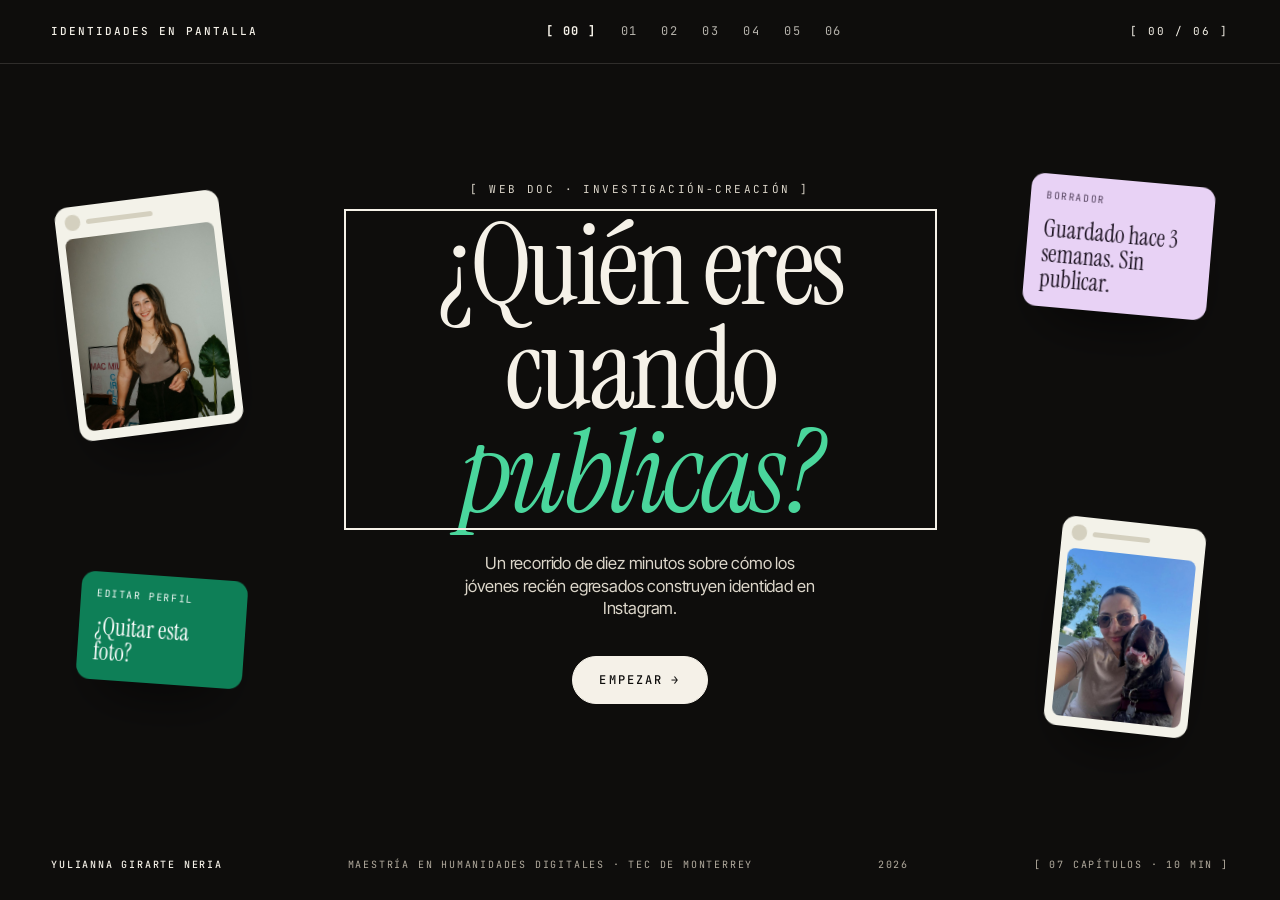
<file: index.html>
<!DOCTYPE html>
<html lang="es">
<head>
<meta charset="UTF-8">
<meta name="viewport" content="width=device-width, initial-scale=1.0">
<title>Identidades en pantalla · Web doc interactivo</title>
<meta name="description" content="Web doc de investigación-creación sobre cómo los jóvenes recién egresados construyen identidad en Instagram. MHD · Tec de Monterrey.">
<meta name="author" content="Yulianna Girarte Neria">
<meta name="theme-color" content="#0e0d0c">
<link rel="icon" type="image/svg+xml" href="data:image/svg+xml,%3Csvg xmlns='http://www.w3.org/2000/svg' viewBox='0 0 64 64'%3E%3Crect width='64' height='64' rx='14' fill='%230e0d0c'/%3E%3Cpath d='M22 16h-8v32h8M42 16h8v32h-8' fill='none' stroke='%230f8a5f' stroke-width='5' stroke-linecap='square'/%3E%3Ccircle cx='32' cy='32' r='5' fill='%23f3f2e9'/%3E%3C/svg%3E">
<meta property="og:type" content="website">
<meta property="og:locale" content="es_MX">
<meta property="og:site_name" content="Identidades en pantalla">
<meta property="og:title" content="Identidades en pantalla · Web doc interactivo">
<meta property="og:description" content="Web doc de investigación-creación sobre cómo los jóvenes recién egresados construyen identidad en Instagram. MHD · Tec de Monterrey.">
<meta property="og:url" content="https://yuligirarten.github.io/identidades-pantalla/">
<meta property="og:image" content="https://yuligirarten.github.io/identidades-pantalla/img/p01-curado.jpg">
<meta property="og:image:width" content="1080">
<meta property="og:image:height" content="1350">
<meta property="og:image:alt" content="Fotografía cuidada de un perfil de Instagram usada en el web doc.">
<meta name="twitter:card" content="summary_large_image">
<meta name="twitter:title" content="Identidades en pantalla · Web doc interactivo">
<meta name="twitter:description" content="Web doc de investigación-creación sobre cómo los jóvenes recién egresados construyen identidad en Instagram.">
<meta name="twitter:image" content="https://yuligirarten.github.io/identidades-pantalla/img/p01-curado.jpg">
<link rel="preconnect" href="https://fonts.googleapis.com">
<link rel="preconnect" href="https://fonts.gstatic.com" crossorigin>
<link href="https://fonts.googleapis.com/css2?family=Instrument+Serif:ital@0;1&family=Fraunces:opsz,wght@9..144,400;9..144,600;9..144,800&family=Inter+Tight:wght@400;500;700&family=JetBrains+Mono:wght@400;500;700&display=swap" rel="stylesheet">
<link rel="stylesheet" href="css/tokens.css">
<link rel="stylesheet" href="css/base.css">
<link rel="stylesheet" href="css/modules.css">
<link rel="stylesheet" href="css/p01.css">
<link rel="stylesheet" href="css/p02.css">
<link rel="stylesheet" href="css/p05.css">
<link rel="stylesheet" href="css/immersive.css">
</head>
<body>
<a class="skip-link" href="#main">Saltar al contenido</a>

<header class="site-header">
  <a href="#p00" class="site-title">Identidades en pantalla</a>
  <nav class="site-nav" aria-label="Recorrido principal">
    <ol class="nav-steps">
      <li><a href="#p00" data-step="p00" aria-label="Módulo 00 · Inicio">00</a></li>
      <li><a href="#p01" data-step="p01" aria-label="Módulo 01 · ¿Quién eres en Instagram?">01</a></li>
      <li><a href="#p02" data-step="p02" aria-label="Módulo 02 · La vitrina y el espejo">02</a></li>
      <li><a href="#p03" data-step="p03" aria-label="Módulo 03 · El algoritmo invisible">03</a></li>
      <li><a href="#p04" data-step="p04" aria-label="Módulo 04 · Voces del campo">04</a></li>
      <li><a href="#p05" data-step="p05" aria-label="Módulo 05 · ¿Y tú cómo te presentas?">05</a></li>
      <li><a href="#p06" data-step="p06" aria-label="Módulo 06 · Detrás de la pantalla">06</a></li>
    </ol>
  </nav>
</header>

<main id="main" tabindex="-1">

  <section id="p00" class="module module-p00" data-module="p00" aria-labelledby="p00-title">
    <div class="module-inner">
      <p class="kicker">Web doc · Investigación-creación</p>
      <h1 id="p00-title" class="display-question">¿Quién eres cuando publicas?</h1>
      <p class="lead">Un recorrido de diez minutos sobre cómo los jóvenes recién egresados construyen identidad en Instagram.</p>
      <div class="module-foot no-border">
        <a class="cta" href="#p01">Empezar</a>
      </div>
      <div class="p00-signature">
        <span><strong>Yulianna Girarte Neria</strong></span>
        <span>Maestría en Humanidades Digitales · Tec de Monterrey</span>
        <span>2026</span>
        <span>[ 07 capítulos · 10 min ]</span>
      </div>
    </div>
  </section>

  <section id="p01" class="module module-p01" data-module="p01" aria-labelledby="p01-title">
    <div class="module-inner narrow">
      <p class="module-header"><span class="step-id">P01</span> Introducción narrativa</p>
      <h1 id="p01-title" class="module-title">¿Quién eres en Instagram?</h1>
      <!-- p01.js inyecta el guion (placeholder) y los dos posts de IG en contraste -->
      <div class="module-body" id="p01-body"></div>
      <div class="module-foot">
        <a class="cta cta-secondary" href="#p00">Inicio</a>
        <a class="cta" href="#p02">Continuar</a>
      </div>
    </div>
  </section>

  <section id="p02" class="module module-p02" data-module="p02" aria-labelledby="p02-title">
    <div class="module-inner">
      <p class="module-header"><span class="step-id">P02</span> Tensión autenticidad / performance</p>
      <h1 id="p02-title" class="module-title">La vitrina y el espejo</h1>

      <!-- p02.js inyecta el marco conceptual (placeholder) -->
      <div id="p02-intro"></div>

      <section class="destacados" id="p02-destacados" aria-label="Testimonios destacados">
        <!-- p02.js inyecta T13 (espejo) y T07 (vitrina) -->
      </section>

      <!-- p02.js inyecta la visualización V-02 (eje vitrina/espejo, datos reales) -->
      <div id="p02-viz"></div>

      <div class="module-foot">
        <a class="cta cta-secondary" href="#p01">Anterior</a>
        <a class="cta" href="#p03">Continuar</a>
      </div>
    </div>
  </section>

  <section id="p03" class="module module-p03" data-module="p03" aria-labelledby="p03-title">
    <div class="module-inner">
      <p class="module-header"><span class="step-id">P03</span> Dimensión algorítmica</p>
      <h1 id="p03-title" class="module-title">El algoritmo invisible</h1>

      <p class="lead p03-lead">Cada publicación entra en un sistema que decide quién la ve. Estas son las huellas del algoritmo en el uso cotidiano de las voces de campo.</p>

      <!-- ANCLAJE 1 · datos agregados (p03.js los calcula desde data.json) -->
      <div class="stat-strip" id="p03-stats" aria-label="Datos agregados sobre el algoritmo">
        <!-- p03.js inyecta las tres tarjetas de stats -->
      </div>

      <!-- TEXTO CONCEPTUAL -->
      <div class="p03-text module-prose">
        <p>El algoritmo no se ve, pero está. Cada vez que publicas, un sistema lee señales (el formato, la hora, las primeras reacciones) y decide quién verá tu contenido. No es un reparto neutral: las plataformas no solo alojan tu vida social, la ordenan con sus propias reglas (van Dijck, 2013).</p>
        <p>Lo que no retiene la atención corre el riesgo de desaparecer; Bucher (2012) lo llama la amenaza de la invisibilidad. Así aprendes a anticiparte: ajustas el encuadre, el horario, el tono. Nadie te lo ordena: te optimizas por cuenta propia, y eso es justo lo que Han (2014) describe como un poder que funciona a través de tu propia libertad.</p>
        <p>Los datos de arriba hacen visibles esas huellas: hay quienes nombran el algoritmo con claridad, quienes moderan o retienen contenido por su causa, y quienes prefieren no publicar. En silencio, el algoritmo también decide qué parte de ti llega a la vitrina.</p>
      </div>

      <!-- ANCLAJE 2 · testimonio hero (p03.js inyecta T08) -->
      <div id="p03-hero">
        <!-- p03.js inyecta la cita destacada -->
      </div>

      <!-- ANCLAJE 3 · V-03 · opción inmediata: diagrama de flujo estático.
           TODO: enriquecer (versión animada / interactiva) en fase posterior. -->
      <figure class="viz-flow" aria-label="Diagrama: el ciclo del algoritmo">
        <figcaption class="viz-flow-tag">Visualización V-03 · el ciclo del algoritmo</figcaption>
        <div class="flow-track">
          <div class="flow-node">
            <span class="flow-step">01</span>
            <p class="flow-title">Publicas</p>
            <p class="flow-desc">Subes una imagen, un texto, un momento.</p>
          </div>
          <span class="flow-arrow" aria-hidden="true">→</span>
          <div class="flow-node">
            <span class="flow-step">02</span>
            <p class="flow-title">El algoritmo evalúa</p>
            <p class="flow-desc">Lee señales: formato, horario, interacción temprana.</p>
          </div>
          <span class="flow-arrow" aria-hidden="true">→</span>
          <div class="flow-node">
            <span class="flow-step">03</span>
            <p class="flow-title">Distribuye desigual</p>
            <p class="flow-desc">Premia lo que retiene atención; invisibiliza lo que se sale de la norma.</p>
          </div>
          <span class="flow-arrow" aria-hidden="true">→</span>
          <div class="flow-node">
            <span class="flow-step">04</span>
            <p class="flow-title">Ajustas lo que muestras</p>
            <p class="flow-desc">Modificas qué y cómo publicas para no desaparecer.</p>
          </div>
        </div>
        <p class="flow-loop" aria-hidden="true">↺ el ciclo se repite en cada publicación</p>
      </figure>
      <div class="module-foot">
        <a class="cta cta-secondary" href="#p02">Anterior</a>
        <a class="cta" href="#p04">Continuar</a>
      </div>
    </div>
  </section>

  <section id="p04" class="module module-p04" data-module="p04" aria-labelledby="p04-title">
    <div class="module-inner">
      <p class="module-header"><span class="step-id">P04</span> Galería de testimonios</p>
      <h1 id="p04-title" class="module-title">Voces del campo</h1>
      <p class="p04-intro lead">Quince testimonios: once del trabajo de campo de PD II, con el perfil central de jóvenes recién egresados de 22 a 27 años, y cuatro consultas exploratorias de PD I. Filtra por polo para ver quién se muestra como vitrina y quién se guarda como espejo.</p>

      <div class="filter-bar" role="group" aria-label="Filtrar por polo vitrina o espejo">
        <!-- p04.js inyecta los pills -->
      </div>

      <section class="gallery" aria-label="Galería de testimonios">
        <!-- p04.js inyecta las tarjetas -->
      </section>

      <p class="gallery-meta" aria-live="polite"></p>

      <div class="module-foot">
        <a class="cta cta-secondary" href="#p03">Anterior</a>
        <a class="cta" href="#p05">Continuar</a>
      </div>
    </div>
  </section>

  <section id="p05" class="module module-p05" data-module="p05" aria-labelledby="p05-title">
    <div class="module-inner narrow">
      <p class="module-header"><span class="step-id">P05</span> Autocuestionario reflexivo</p>
      <h1 id="p05-title" class="module-title">¿Y tú cómo te presentas?</h1>
      <!-- p05.js inyecta el mock no interactivo del autocuestionario -->
      <div class="module-body" id="p05-body"></div>
      <div class="module-foot">
        <a class="cta cta-secondary" href="#p04">Anterior</a>
        <a class="cta" href="#p06">Continuar</a>
      </div>
    </div>
  </section>

  <section id="p06" class="module module-p06" data-module="p06" aria-labelledby="p06-title">
    <div class="module-inner">
      <p class="module-header"><span class="step-id">P06</span> Cierre y metodología</p>
      <h1 id="p06-title" class="module-title">Detrás de la pantalla</h1>

      <div class="closing">
        <div class="closing-about">
          <p class="closing-lead"><em>Identidades en pantalla</em> es un web doc de investigación-creación sobre cómo los jóvenes recién egresados de 22 a 27 años construyen identidad en Instagram a través de la imagen, el texto y el algoritmo.</p>
          <p>Maestría en Humanidades Digitales, Tec de Monterrey. Prototipo funcional del proyecto (avance del 80 %).</p>
        </div>

        <div class="closing-grid">
          <section class="closing-item">
            <h2>Metodología</h2>
            <p>Quince testimonios codificados y anonimizados de entrevistas semiestructuradas. T01–T04 son las consultas exploratorias de PD I; T05–T15, el trabajo de campo de PD II con el perfil central. Todos aparecen en P04. El marco teórico dialoga con Goffman, Turkle y Han.</p>
            <p><button type="button" class="link-btn" id="p06-refs-open" aria-haspopup="dialog" aria-controls="p06-refs">Ver referencias (APA 7)</button></p>
          </section>
          <section class="closing-item">
            <h2>Consentimiento</h2>
            <p>Cada participante autorizó el uso de su testimonio anonimizado con fines académicos y de divulgación. Se retiraron identidades, fechas precisas y referencias a terceros.</p>
          </section>
          <section class="closing-item">
            <h2>Imágenes</h2>
            <p>Las fotografías de P01 y P02 provienen de cuentas reales de Instagram y se publican con autorización, sin usuario, nombre ni texto original. Sus autoras no forman parte del corpus y las imágenes no se pueden reutilizar.</p>
          </section>
          <section class="closing-item">
            <h2>Licencias</h2>
            <p>Textos y base de testimonios: <a href="https://creativecommons.org/licenses/by-nc-sa/4.0/deed.es" target="_blank" rel="noopener">CC BY-NC-SA 4.0</a>. Código: <a href="https://opensource.org/licenses/MIT" target="_blank" rel="noopener">MIT</a>. Contacto: <a href="mailto:yuligirarte28@gmail.com">yuligirarte28@gmail.com</a>.</p>
          </section>
        </div>

        <dl class="closing-facts" aria-label="Ficha técnica">
          <div><dt>Autora</dt><dd>Yulianna Girarte Neria</dd></div>
          <div><dt>Programa</dt><dd>MHD · Tec de Monterrey</dd></div>
          <div><dt>Etapa</dt><dd>Prototipo funcional · 80 %</dd></div>
          <div><dt>Datos</dt><dd class="mono">data.json v0.5</dd></div>
          <div><dt>Stack</dt><dd class="mono">HTML · CSS · JS</dd></div>
          <div><dt>Año</dt><dd class="mono">2026</dd></div>
        </dl>
      </div>

      <dialog id="p06-refs" class="voz-modal" aria-labelledby="p06-refs-title">
        <div class="voz-modal-box">
          <div class="voz-modal-head">
            <h2 id="p06-refs-title" style="font-family:var(--mono);font-size:11px;letter-spacing:0.16em;text-transform:uppercase;font-weight:400;color:var(--ink-2);margin:0">Referencias</h2>
            <button type="button" class="voz-modal-close" data-close aria-label="Cerrar referencias">Cerrar ✕</button>
          </div>
          <ul style="list-style:none;margin:0;padding:0;display:grid;gap:14px;font-size:15px;line-height:1.55;color:var(--ink)">
            <li style="padding-left:2em;text-indent:-2em">Bucher, T. (2012). Want to be on the top? Algorithmic power and the threat of invisibility on Facebook. <em>New Media &amp; Society, 14</em>(7), 1164–1180. <a href="https://doi.org/10.1177/1461444812440159" target="_blank" rel="noopener" style="color:var(--accent);word-break:break-all">https://doi.org/10.1177/1461444812440159</a></li>
            <li style="padding-left:2em;text-indent:-2em">Goffman, E. (1959). <em>The presentation of self in everyday life</em>. Doubleday.</li>
            <li style="padding-left:2em;text-indent:-2em">Han, B.-C. (2013). <em>La sociedad de la transparencia</em> (R. Gabás, Trad.). Herder.</li>
            <li style="padding-left:2em;text-indent:-2em">Han, B.-C. (2014). <em>Psicopolítica: Neoliberalismo y nuevas técnicas de poder</em> (A. Bergés, Trad.). Herder.</li>
            <li style="padding-left:2em;text-indent:-2em">Marwick, A. E., y boyd, d. (2011). I tweet honestly, I tweet passionately: Twitter users, context collapse, and the imagined audience. <em>New Media &amp; Society, 13</em>(1), 114–133. <a href="https://doi.org/10.1177/1461444810365313" target="_blank" rel="noopener" style="color:var(--accent);word-break:break-all">https://doi.org/10.1177/1461444810365313</a></li>
            <li style="padding-left:2em;text-indent:-2em">Turkle, S. (2011). <em>Alone together: Why we expect more from technology and less from each other</em>. Basic Books.</li>
            <li style="padding-left:2em;text-indent:-2em">van Dijck, J. (2013). <em>The culture of connectivity: A critical history of social media</em>. Oxford University Press.</li>
          </ul>
        </div>
      </dialog>

      <div class="module-foot">
        <a class="cta cta-secondary" href="#p05">Anterior</a>
        <a class="cta" href="#p00">Volver al inicio</a>
      </div>
    </div>
  </section>

</main>

<script src="js/data.js"></script>
<script src="js/router.js"></script>
<script src="js/modules/p01.js"></script>
<script src="js/modules/p02.js"></script>
<script src="js/modules/p03.js"></script>
<script src="js/modules/p04.js"></script>
<script src="js/modules/p05.js"></script>
<script src="js/modules/p06.js"></script>
<script src="js/immersive.js"></script>
</body>
</html>
</file>
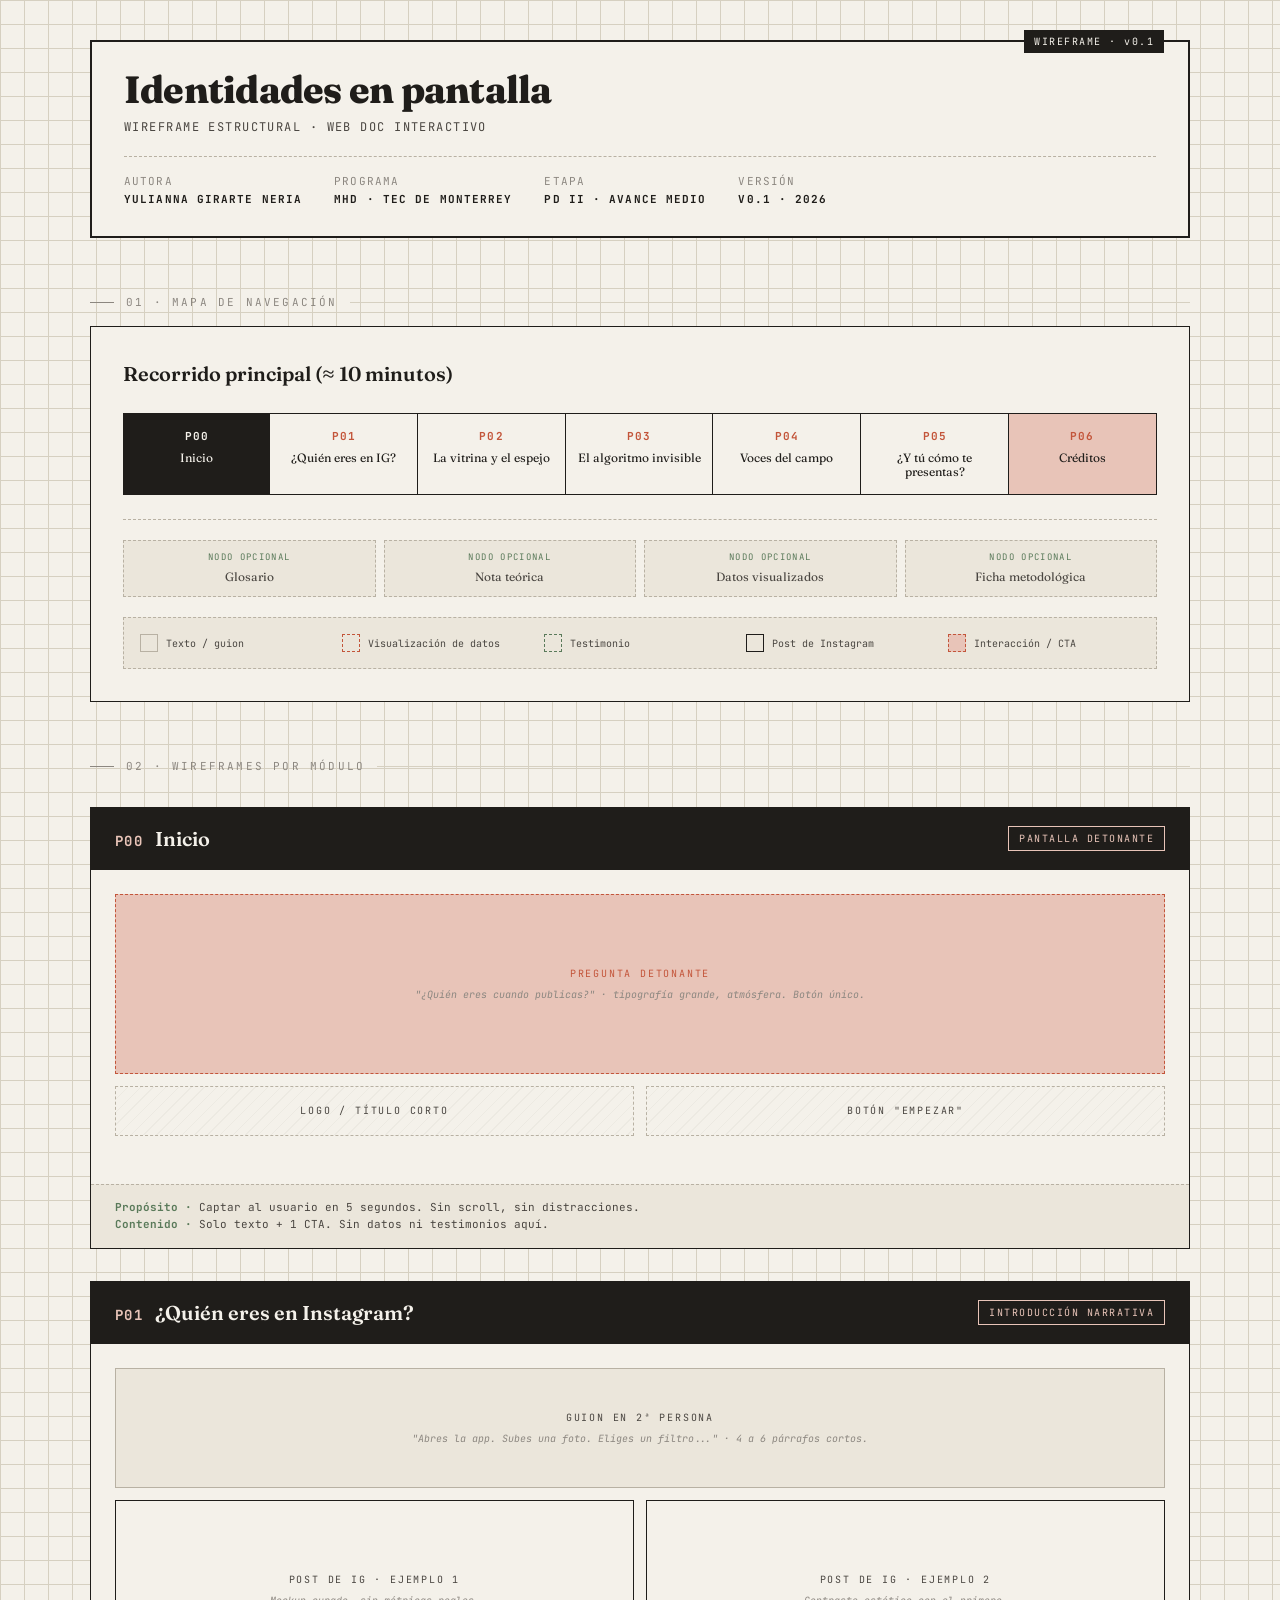
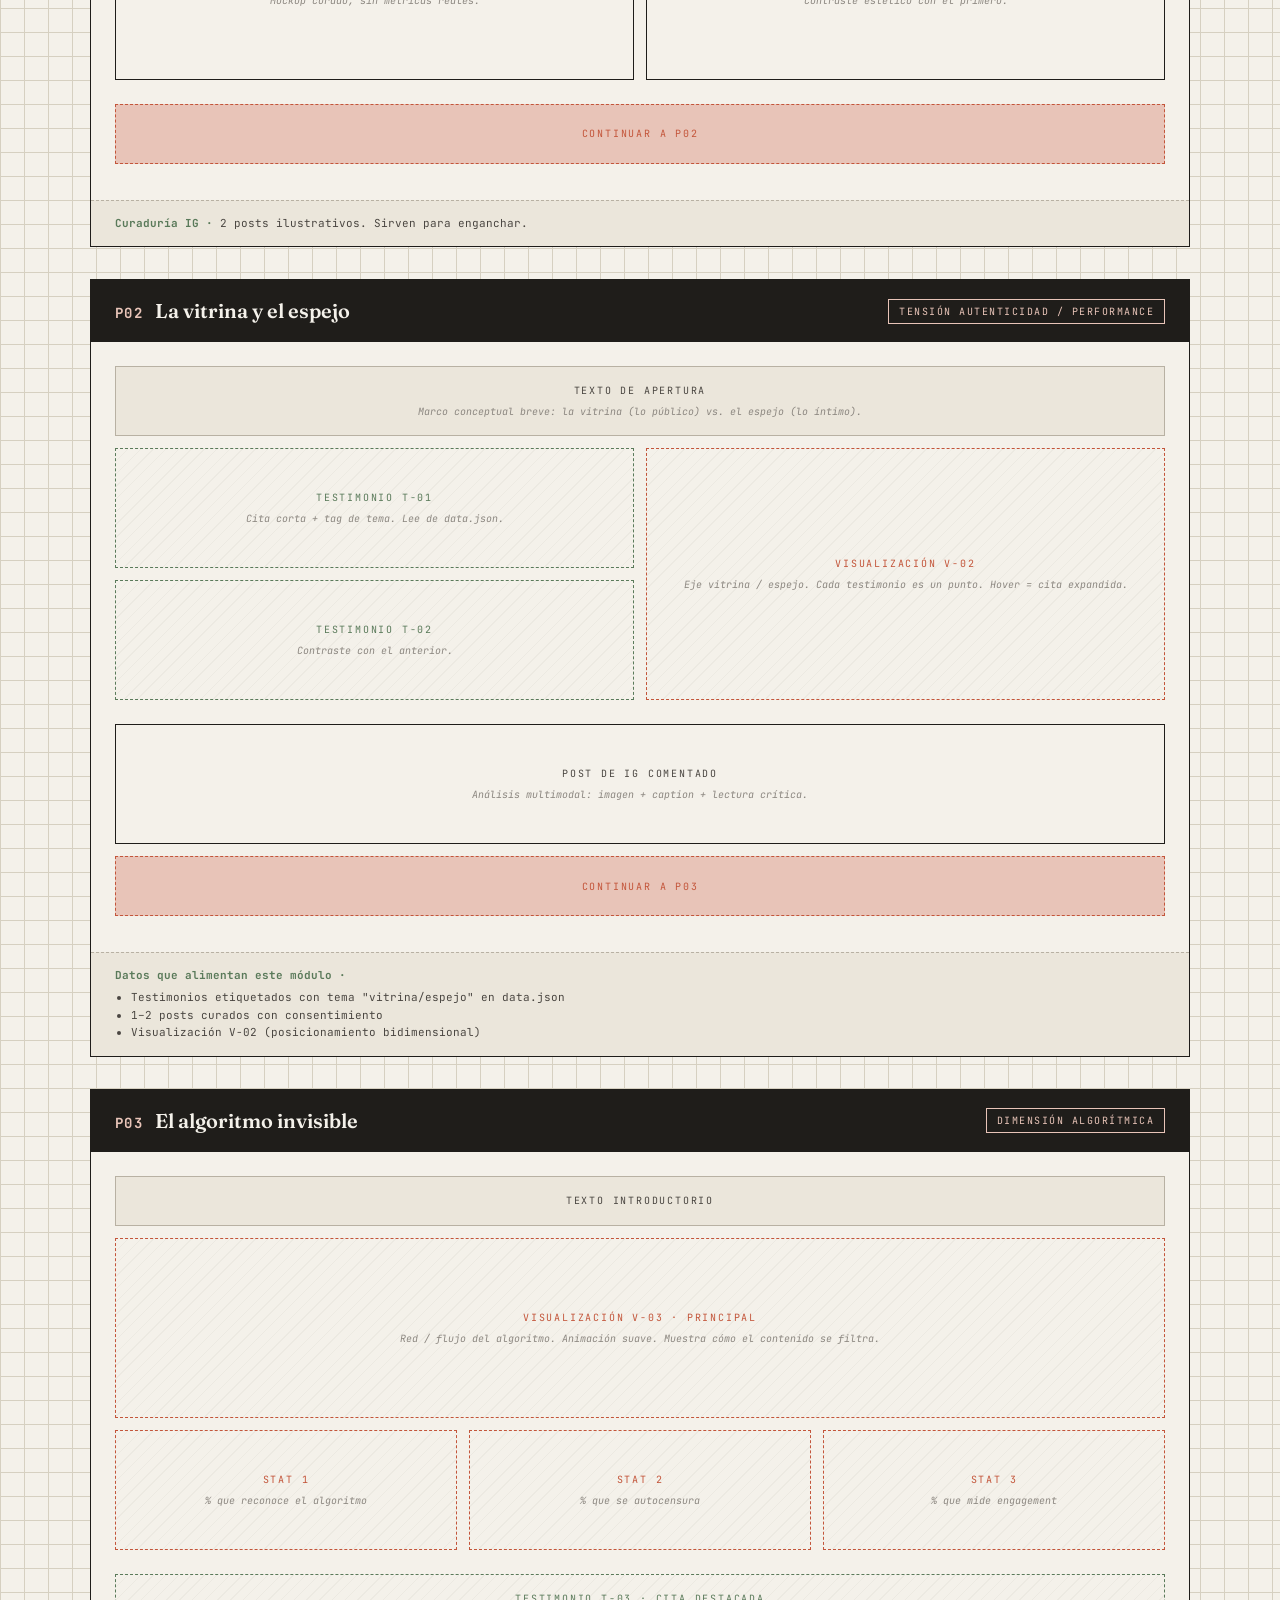
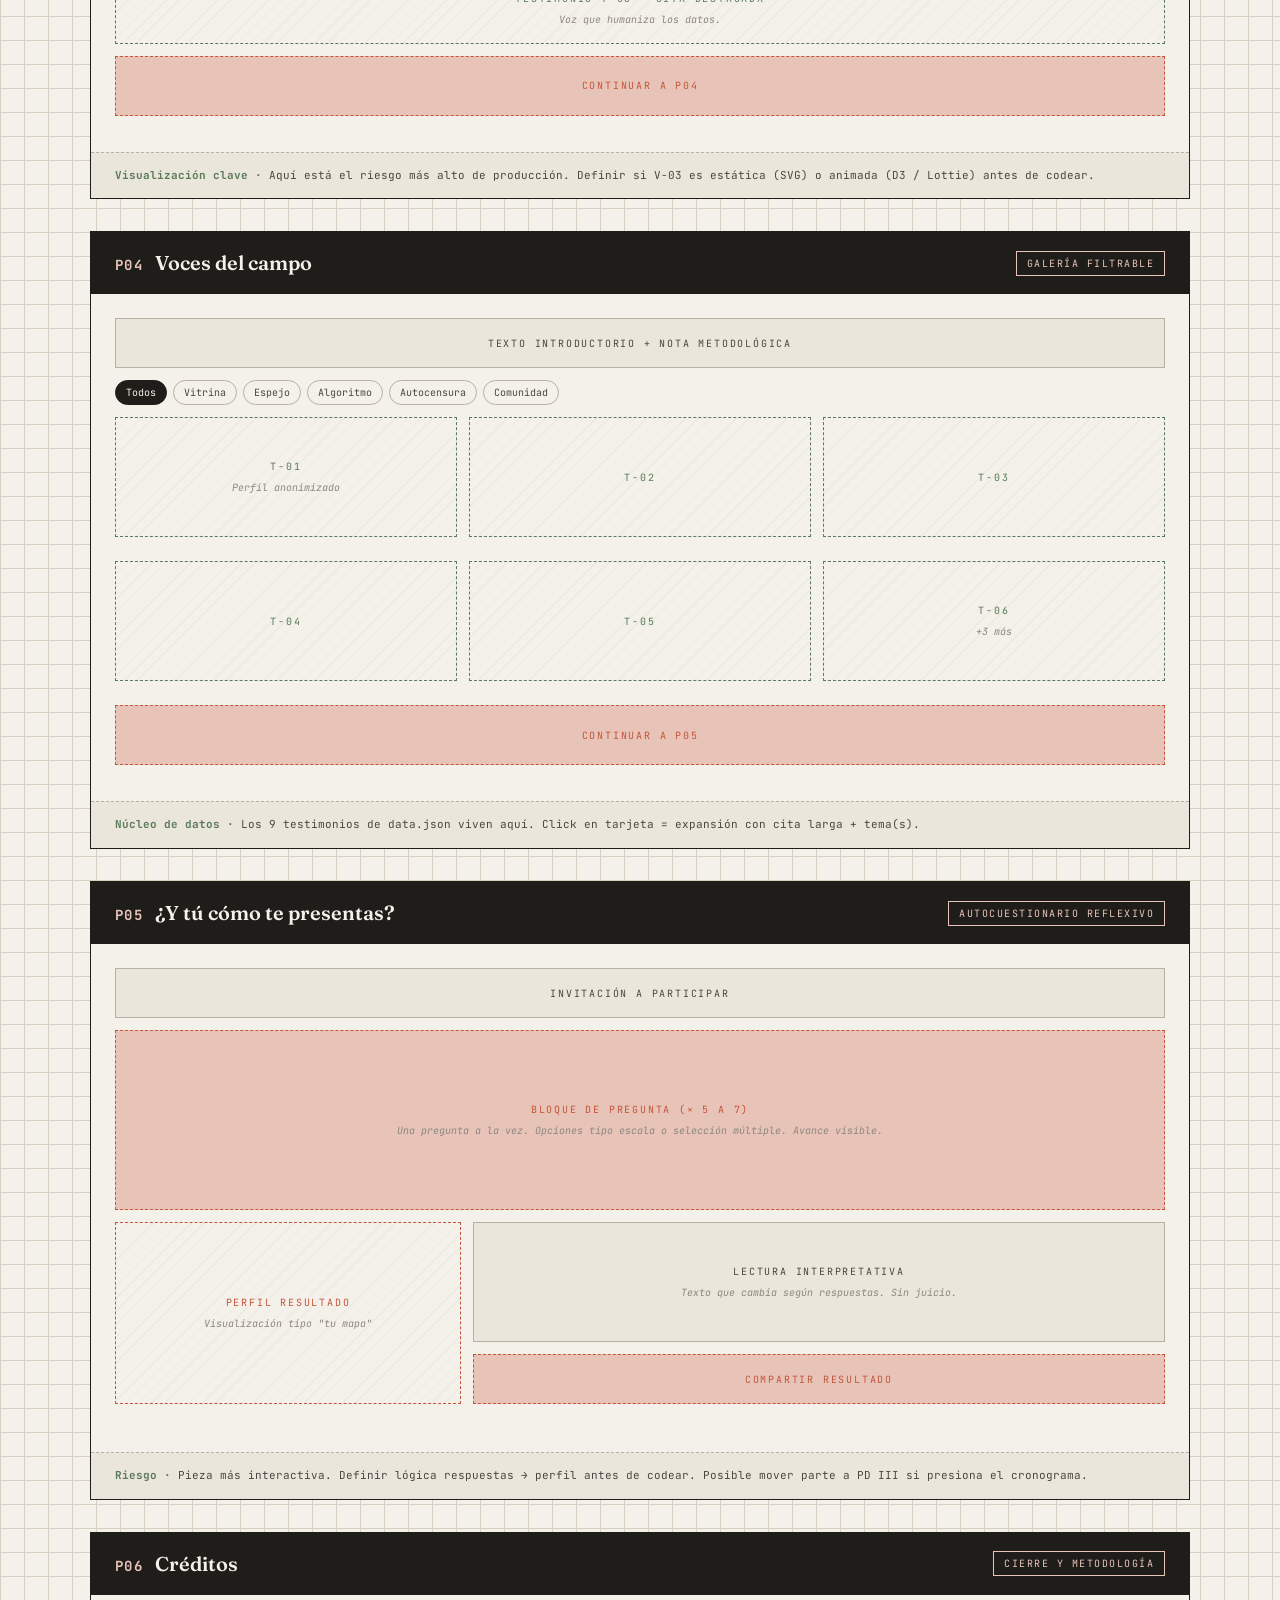
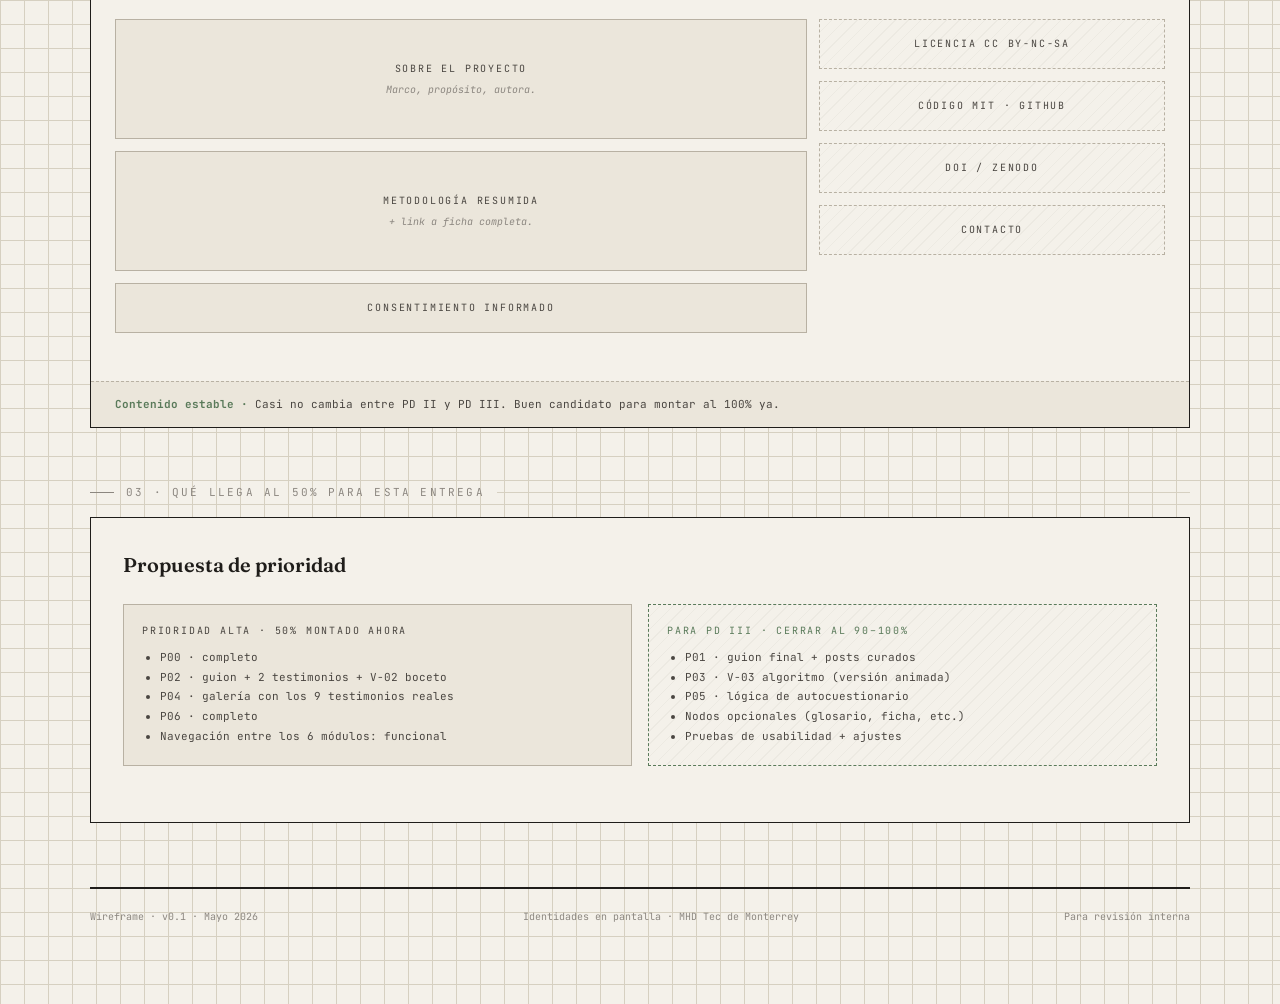
<file: docs/wireframe_identidades_en_pantalla.html>
<!DOCTYPE html>
<html lang="es">
<head>
<meta charset="UTF-8">
<meta name="viewport" content="width=device-width, initial-scale=1.0">
<title>Wireframe · Identidades en pantalla</title>
<link rel="preconnect" href="https://fonts.googleapis.com">
<link rel="preconnect" href="https://fonts.gstatic.com" crossorigin>
<link href="https://fonts.googleapis.com/css2?family=JetBrains+Mono:wght@400;500;700&family=Fraunces:opsz,wght@9..144,400;9..144,600;9..144,800&display=swap" rel="stylesheet">
<style>
  :root {
    --paper: #f4f1ea;
    --paper-2: #ebe6db;
    --ink: #1f1d1a;
    --ink-2: #4a4641;
    --muted: #8c8780;
    --line: #b8b1a3;
    --line-soft: #d6d0c1;
    --accent: #c3553a;
    --accent-soft: #e8c4b8;
    --note: #5a7a5a;
    --mono: 'JetBrains Mono', ui-monospace, monospace;
    --serif: 'Fraunces', Georgia, serif;
  }
  * { box-sizing: border-box; margin: 0; padding: 0; }
  body {
    font-family: var(--mono);
    background: var(--paper);
    color: var(--ink);
    line-height: 1.5;
    padding: 40px 20px 80px;
    background-image:
      linear-gradient(var(--line-soft) 1px, transparent 1px),
      linear-gradient(90deg, var(--line-soft) 1px, transparent 1px);
    background-size: 24px 24px;
  }
  .wrap { max-width: 1100px; margin: 0 auto; }
  .doc-header {
    border: 2px solid var(--ink);
    background: var(--paper);
    padding: 28px 32px;
    margin-bottom: 48px;
    position: relative;
  }
  .doc-header::after {
    content: "WIREFRAME · v0.1";
    position: absolute;
    top: -12px;
    right: 24px;
    background: var(--ink);
    color: var(--paper);
    font-family: var(--mono);
    font-size: 10px;
    letter-spacing: 0.15em;
    padding: 4px 10px;
  }
  .doc-header h1 {
    font-family: var(--serif);
    font-size: 38px;
    font-weight: 800;
    letter-spacing: -0.02em;
    line-height: 1.05;
    margin-bottom: 8px;
  }
  .doc-header .subtitle {
    font-size: 12px;
    color: var(--ink-2);
    text-transform: uppercase;
    letter-spacing: 0.12em;
  }
  .doc-header .meta {
    display: flex;
    gap: 32px;
    margin-top: 20px;
    padding-top: 16px;
    border-top: 1px dashed var(--line);
    font-size: 11px;
    color: var(--muted);
    text-transform: uppercase;
    letter-spacing: 0.1em;
    flex-wrap: wrap;
  }
  .doc-header .meta span strong { color: var(--ink); display: block; margin-top: 2px; }
  .section-label {
    font-size: 11px;
    letter-spacing: 0.2em;
    text-transform: uppercase;
    color: var(--muted);
    margin: 56px 0 16px;
    display: flex;
    align-items: center;
    gap: 12px;
  }
  .section-label::before { content: ""; width: 24px; height: 1px; background: var(--muted); }
  .section-label::after { content: ""; flex: 1; height: 1px; background: var(--line-soft); }
  .sitemap {
    background: var(--paper);
    border: 1.5px solid var(--ink);
    padding: 32px;
  }
  .sitemap-title {
    font-family: var(--serif);
    font-size: 20px;
    font-weight: 600;
    margin-bottom: 24px;
  }
  .sitemap-flow {
    display: grid;
    grid-template-columns: repeat(7, 1fr);
    margin-bottom: 24px;
  }
  .node {
    border: 1.5px solid var(--ink);
    padding: 14px 10px;
    background: var(--paper);
    text-align: center;
    font-size: 10px;
  }
  .node + .node { margin-left: -1.5px; }
  .node .id {
    font-weight: 700;
    font-size: 11px;
    letter-spacing: 0.1em;
    color: var(--accent);
    margin-bottom: 6px;
  }
  .node .name {
    font-family: var(--serif);
    font-size: 12px;
    line-height: 1.2;
  }
  .node.entry { background: var(--ink); }
  .node.entry .id { color: var(--paper); }
  .node.entry .name { color: var(--paper); }
  .node.exit { background: var(--accent-soft); }
  .optional-nodes {
    display: grid;
    grid-template-columns: repeat(4, 1fr);
    gap: 8px;
    padding-top: 20px;
    border-top: 1px dashed var(--line);
  }
  .optional-node {
    border: 1px dashed var(--line);
    padding: 10px;
    text-align: center;
    font-size: 10px;
    background: var(--paper-2);
  }
  .optional-node .tag {
    font-size: 9px;
    letter-spacing: 0.15em;
    color: var(--note);
    text-transform: uppercase;
    margin-bottom: 4px;
  }
  .optional-node .label {
    font-family: var(--serif);
    font-size: 12px;
    color: var(--ink-2);
  }
  .module {
    margin-top: 32px;
    background: var(--paper);
    border: 1.5px solid var(--ink);
    overflow: hidden;
  }
  .module-header {
    background: var(--ink);
    color: var(--paper);
    padding: 16px 24px;
    display: flex;
    justify-content: space-between;
    align-items: center;
    gap: 16px;
    flex-wrap: wrap;
  }
  .module-header .id-block { display: flex; align-items: baseline; gap: 12px; }
  .module-header .pid {
    font-size: 14px;
    font-weight: 700;
    letter-spacing: 0.1em;
    color: var(--accent-soft);
  }
  .module-header .pname {
    font-family: var(--serif);
    font-size: 20px;
    font-weight: 600;
  }
  .module-header .ptype {
    font-size: 10px;
    letter-spacing: 0.15em;
    text-transform: uppercase;
    color: var(--accent-soft);
    border: 1px solid var(--accent-soft);
    padding: 4px 10px;
  }
  .module-body { padding: 24px; }
  .ph {
    border: 1.5px dashed var(--line);
    background: repeating-linear-gradient(135deg, transparent, transparent 8px, rgba(184,177,163,0.12) 8px, rgba(184,177,163,0.12) 9px);
    padding: 16px;
    margin-bottom: 12px;
    min-height: 60px;
    display: flex;
    align-items: center;
    justify-content: center;
    text-align: center;
  }
  .ph .ph-type {
    font-size: 10px;
    letter-spacing: 0.18em;
    text-transform: uppercase;
    color: var(--ink-2);
  }
  .ph .ph-note {
    font-size: 10px;
    color: var(--muted);
    margin-top: 6px;
    font-style: italic;
  }
  .ph.tall { min-height: 180px; }
  .ph.med { min-height: 120px; }
  .ph.short { min-height: 50px; padding: 10px; }
  .ph.text { border-style: solid; border-color: var(--line); background: var(--paper-2); }
  .ph.viz { border-color: var(--accent); }
  .ph.viz .ph-type { color: var(--accent); }
  .ph.testimonio { border-color: var(--note); }
  .ph.testimonio .ph-type { color: var(--note); }
  .ph.insta { border-style: solid; border-color: var(--ink); background: var(--paper); }
  .ph.cta { border-color: var(--accent); background: var(--accent-soft); }
  .ph.cta .ph-type { color: var(--accent); }
  .row { display: grid; gap: 12px; margin-bottom: 12px; }
  .row-2 { grid-template-columns: 1fr 1fr; }
  .row-2-1 { grid-template-columns: 2fr 1fr; }
  .row-1-2 { grid-template-columns: 1fr 2fr; }
  .row-3 { grid-template-columns: repeat(3, 1fr); }
  .pill-row { display: flex; gap: 6px; flex-wrap: wrap; margin-bottom: 12px; }
  .pill {
    font-size: 10px;
    padding: 4px 10px;
    border: 1px solid var(--line);
    background: var(--paper);
    color: var(--ink-2);
    border-radius: 100px;
  }
  .pill.active { background: var(--ink); color: var(--paper); border-color: var(--ink); }
  .module-notes {
    background: var(--paper-2);
    border-top: 1px dashed var(--line);
    padding: 14px 24px;
    font-size: 11px;
    color: var(--ink-2);
    line-height: 1.6;
  }
  .module-notes strong { color: var(--note); font-weight: 700; }
  .module-notes ul { padding-left: 16px; margin-top: 4px; }
  .doc-footer {
    margin-top: 64px;
    border-top: 2px solid var(--ink);
    padding-top: 20px;
    font-size: 10px;
    color: var(--muted);
    display: flex;
    justify-content: space-between;
    flex-wrap: wrap;
    gap: 12px;
  }
  .legend {
    display: grid;
    grid-template-columns: repeat(5, 1fr);
    gap: 10px;
    margin-top: 20px;
    padding: 16px;
    border: 1px dashed var(--line);
    background: var(--paper-2);
  }
  .legend-item { display: flex; align-items: center; gap: 8px; font-size: 10px; color: var(--ink-2); }
  .legend-swatch { width: 18px; height: 18px; flex-shrink: 0; }
  .legend-swatch.text { border: 1.5px solid var(--line); background: var(--paper-2); }
  .legend-swatch.viz { border: 1.5px dashed var(--accent); }
  .legend-swatch.testimonio { border: 1.5px dashed var(--note); }
  .legend-swatch.insta { border: 1.5px solid var(--ink); }
  .legend-swatch.cta { border: 1.5px dashed var(--accent); background: var(--accent-soft); }
  @media (max-width: 800px) {
    .sitemap-flow { grid-template-columns: repeat(2, 1fr); }
    .node + .node { margin-left: 0; margin-top: -1.5px; }
    .row-2, .row-2-1, .row-1-2, .row-3 { grid-template-columns: 1fr; }
    .optional-nodes, .legend { grid-template-columns: repeat(2, 1fr); }
  }
</style>
</head>
<body>
<div class="wrap">

  <header class="doc-header">
    <h1>Identidades en pantalla</h1>
    <div class="subtitle">Wireframe estructural · Web doc interactivo</div>
    <div class="meta">
      <span>Autora<strong>Yulianna Girarte Neria</strong></span>
      <span>Programa<strong>MHD · Tec de Monterrey</strong></span>
      <span>Etapa<strong>PD II · Avance medio</strong></span>
      <span>Versión<strong>v0.1 · 2026</strong></span>
    </div>
  </header>

  <div class="section-label">01 · Mapa de navegación</div>
  <div class="sitemap">
    <div class="sitemap-title">Recorrido principal (≈ 10 minutos)</div>
    <div class="sitemap-flow">
      <div class="node entry"><div class="id">P00</div><div class="name">Inicio</div></div>
      <div class="node"><div class="id">P01</div><div class="name">¿Quién eres en IG?</div></div>
      <div class="node"><div class="id">P02</div><div class="name">La vitrina y el espejo</div></div>
      <div class="node"><div class="id">P03</div><div class="name">El algoritmo invisible</div></div>
      <div class="node"><div class="id">P04</div><div class="name">Voces del campo</div></div>
      <div class="node"><div class="id">P05</div><div class="name">¿Y tú cómo te presentas?</div></div>
      <div class="node exit"><div class="id">P06</div><div class="name">Créditos</div></div>
    </div>
    <div class="optional-nodes">
      <div class="optional-node"><div class="tag">Nodo opcional</div><div class="label">Glosario</div></div>
      <div class="optional-node"><div class="tag">Nodo opcional</div><div class="label">Nota teórica</div></div>
      <div class="optional-node"><div class="tag">Nodo opcional</div><div class="label">Datos visualizados</div></div>
      <div class="optional-node"><div class="tag">Nodo opcional</div><div class="label">Ficha metodológica</div></div>
    </div>
    <div class="legend">
      <div class="legend-item"><div class="legend-swatch text"></div>Texto / guion</div>
      <div class="legend-item"><div class="legend-swatch viz"></div>Visualización de datos</div>
      <div class="legend-item"><div class="legend-swatch testimonio"></div>Testimonio</div>
      <div class="legend-item"><div class="legend-swatch insta"></div>Post de Instagram</div>
      <div class="legend-item"><div class="legend-swatch cta"></div>Interacción / CTA</div>
    </div>
  </div>

  <div class="section-label">02 · Wireframes por módulo</div>

  <div class="module">
    <div class="module-header">
      <div class="id-block"><span class="pid">P00</span><span class="pname">Inicio</span></div>
      <span class="ptype">Pantalla detonante</span>
    </div>
    <div class="module-body">
      <div class="ph cta tall"><div><div class="ph-type">Pregunta detonante</div><div class="ph-note">"¿Quién eres cuando publicas?" · tipografía grande, atmósfera. Botón único.</div></div></div>
      <div class="row row-2">
        <div class="ph short"><div><div class="ph-type">Logo / título corto</div></div></div>
        <div class="ph short"><div><div class="ph-type">Botón "Empezar"</div></div></div>
      </div>
    </div>
    <div class="module-notes">
      <strong>Propósito ·</strong> Captar al usuario en 5 segundos. Sin scroll, sin distracciones.<br>
      <strong>Contenido ·</strong> Solo texto + 1 CTA. Sin datos ni testimonios aquí.
    </div>
  </div>

  <div class="module">
    <div class="module-header">
      <div class="id-block"><span class="pid">P01</span><span class="pname">¿Quién eres en Instagram?</span></div>
      <span class="ptype">Introducción narrativa</span>
    </div>
    <div class="module-body">
      <div class="ph text med"><div><div class="ph-type">Guion en 2ª persona</div><div class="ph-note">"Abres la app. Subes una foto. Eliges un filtro..." · 4 a 6 párrafos cortos.</div></div></div>
      <div class="row row-2">
        <div class="ph insta tall"><div><div class="ph-type">Post de IG · ejemplo 1</div><div class="ph-note">Mockup curado, sin métricas reales.</div></div></div>
        <div class="ph insta tall"><div><div class="ph-type">Post de IG · ejemplo 2</div><div class="ph-note">Contraste estético con el primero.</div></div></div>
      </div>
      <div class="ph cta"><div><div class="ph-type">Continuar a P02</div></div></div>
    </div>
    <div class="module-notes"><strong>Curaduría IG ·</strong> 2 posts ilustrativos. Sirven para enganchar.</div>
  </div>

  <div class="module">
    <div class="module-header">
      <div class="id-block"><span class="pid">P02</span><span class="pname">La vitrina y el espejo</span></div>
      <span class="ptype">Tensión autenticidad / performance</span>
    </div>
    <div class="module-body">
      <div class="ph text"><div><div class="ph-type">Texto de apertura</div><div class="ph-note">Marco conceptual breve: la vitrina (lo público) vs. el espejo (lo íntimo).</div></div></div>
      <div class="row row-2">
        <div>
          <div class="ph testimonio med"><div><div class="ph-type">Testimonio T-01</div><div class="ph-note">Cita corta + tag de tema. Lee de data.json.</div></div></div>
          <div class="ph testimonio med"><div><div class="ph-type">Testimonio T-02</div><div class="ph-note">Contraste con el anterior.</div></div></div>
        </div>
        <div class="ph viz tall"><div><div class="ph-type">Visualización V-02</div><div class="ph-note">Eje vitrina / espejo. Cada testimonio es un punto. Hover = cita expandida.</div></div></div>
      </div>
      <div class="ph insta med"><div><div class="ph-type">Post de IG comentado</div><div class="ph-note">Análisis multimodal: imagen + caption + lectura crítica.</div></div></div>
      <div class="ph cta"><div><div class="ph-type">Continuar a P03</div></div></div>
    </div>
    <div class="module-notes">
      <strong>Datos que alimentan este módulo ·</strong>
      <ul>
        <li>Testimonios etiquetados con tema "vitrina/espejo" en data.json</li>
        <li>1–2 posts curados con consentimiento</li>
        <li>Visualización V-02 (posicionamiento bidimensional)</li>
      </ul>
    </div>
  </div>

  <div class="module">
    <div class="module-header">
      <div class="id-block"><span class="pid">P03</span><span class="pname">El algoritmo invisible</span></div>
      <span class="ptype">Dimensión algorítmica</span>
    </div>
    <div class="module-body">
      <div class="ph text short"><div><div class="ph-type">Texto introductorio</div></div></div>
      <div class="ph viz tall"><div><div class="ph-type">Visualización V-03 · principal</div><div class="ph-note">Red / flujo del algoritmo. Animación suave. Muestra cómo el contenido se filtra.</div></div></div>
      <div class="row row-3">
        <div class="ph viz med"><div><div class="ph-type">Stat 1</div><div class="ph-note">% que reconoce el algoritmo</div></div></div>
        <div class="ph viz med"><div><div class="ph-type">Stat 2</div><div class="ph-note">% que se autocensura</div></div></div>
        <div class="ph viz med"><div><div class="ph-type">Stat 3</div><div class="ph-note">% que mide engagement</div></div></div>
      </div>
      <div class="ph testimonio"><div><div class="ph-type">Testimonio T-03 · cita destacada</div><div class="ph-note">Voz que humaniza los datos.</div></div></div>
      <div class="ph cta"><div><div class="ph-type">Continuar a P04</div></div></div>
    </div>
    <div class="module-notes"><strong>Visualización clave ·</strong> Aquí está el riesgo más alto de producción. Definir si V-03 es estática (SVG) o animada (D3 / Lottie) antes de codear.</div>
  </div>

  <div class="module">
    <div class="module-header">
      <div class="id-block"><span class="pid">P04</span><span class="pname">Voces del campo</span></div>
      <span class="ptype">Galería filtrable</span>
    </div>
    <div class="module-body">
      <div class="ph text short"><div><div class="ph-type">Texto introductorio + nota metodológica</div></div></div>
      <div class="pill-row">
        <span class="pill active">Todos</span>
        <span class="pill">Vitrina</span>
        <span class="pill">Espejo</span>
        <span class="pill">Algoritmo</span>
        <span class="pill">Autocensura</span>
        <span class="pill">Comunidad</span>
      </div>
      <div class="row row-3">
        <div class="ph testimonio med"><div><div class="ph-type">T-01</div><div class="ph-note">Perfil anonimizado</div></div></div>
        <div class="ph testimonio med"><div><div class="ph-type">T-02</div></div></div>
        <div class="ph testimonio med"><div><div class="ph-type">T-03</div></div></div>
        <div class="ph testimonio med"><div><div class="ph-type">T-04</div></div></div>
        <div class="ph testimonio med"><div><div class="ph-type">T-05</div></div></div>
        <div class="ph testimonio med"><div><div class="ph-type">T-06</div><div class="ph-note">+3 más</div></div></div>
      </div>
      <div class="ph cta"><div><div class="ph-type">Continuar a P05</div></div></div>
    </div>
    <div class="module-notes"><strong>Núcleo de datos ·</strong> Los 9 testimonios de data.json viven aquí. Click en tarjeta = expansión con cita larga + tema(s).</div>
  </div>

  <div class="module">
    <div class="module-header">
      <div class="id-block"><span class="pid">P05</span><span class="pname">¿Y tú cómo te presentas?</span></div>
      <span class="ptype">Autocuestionario reflexivo</span>
    </div>
    <div class="module-body">
      <div class="ph text short"><div><div class="ph-type">Invitación a participar</div></div></div>
      <div class="ph cta tall"><div><div class="ph-type">Bloque de pregunta (× 5 a 7)</div><div class="ph-note">Una pregunta a la vez. Opciones tipo escala o selección múltiple. Avance visible.</div></div></div>
      <div class="row row-1-2">
        <div class="ph viz tall"><div><div class="ph-type">Perfil resultado</div><div class="ph-note">Visualización tipo "tu mapa"</div></div></div>
        <div>
          <div class="ph text med"><div><div class="ph-type">Lectura interpretativa</div><div class="ph-note">Texto que cambia según respuestas. Sin juicio.</div></div></div>
          <div class="ph cta short"><div><div class="ph-type">Compartir resultado</div></div></div>
        </div>
      </div>
    </div>
    <div class="module-notes"><strong>Riesgo ·</strong> Pieza más interactiva. Definir lógica respuestas → perfil antes de codear. Posible mover parte a PD III si presiona el cronograma.</div>
  </div>

  <div class="module">
    <div class="module-header">
      <div class="id-block"><span class="pid">P06</span><span class="pname">Créditos</span></div>
      <span class="ptype">Cierre y metodología</span>
    </div>
    <div class="module-body">
      <div class="row row-2-1">
        <div>
          <div class="ph text med"><div><div class="ph-type">Sobre el proyecto</div><div class="ph-note">Marco, propósito, autora.</div></div></div>
          <div class="ph text med"><div><div class="ph-type">Metodología resumida</div><div class="ph-note">+ link a ficha completa.</div></div></div>
          <div class="ph text short"><div><div class="ph-type">Consentimiento informado</div></div></div>
        </div>
        <div>
          <div class="ph short"><div><div class="ph-type">Licencia CC BY-NC-SA</div></div></div>
          <div class="ph short"><div><div class="ph-type">Código MIT · GitHub</div></div></div>
          <div class="ph short"><div><div class="ph-type">DOI / Zenodo</div></div></div>
          <div class="ph short"><div><div class="ph-type">Contacto</div></div></div>
        </div>
      </div>
    </div>
    <div class="module-notes"><strong>Contenido estable ·</strong> Casi no cambia entre PD II y PD III. Buen candidato para montar al 100% ya.</div>
  </div>

  <div class="section-label">03 · Qué llega al 50% para esta entrega</div>
  <div class="sitemap">
    <div class="sitemap-title">Propuesta de prioridad</div>
    <div class="row row-2" style="gap: 16px;">
      <div class="ph text" style="text-align: left; padding: 18px; min-height: auto;">
        <div style="text-align: left; width: 100%;">
          <div class="ph-type" style="margin-bottom: 10px;">PRIORIDAD ALTA · 50% montado ahora</div>
          <ul style="padding-left: 18px; font-size: 11px; line-height: 1.8; color: var(--ink-2); text-align: left;">
            <li>P00 · completo</li>
            <li>P02 · guion + 2 testimonios + V-02 boceto</li>
            <li>P04 · galería con los 9 testimonios reales</li>
            <li>P06 · completo</li>
            <li>Navegación entre los 6 módulos: funcional</li>
          </ul>
        </div>
      </div>
      <div class="ph testimonio" style="text-align: left; padding: 18px; min-height: auto;">
        <div style="text-align: left; width: 100%;">
          <div class="ph-type" style="margin-bottom: 10px;">PARA PD III · cerrar al 90–100%</div>
          <ul style="padding-left: 18px; font-size: 11px; line-height: 1.8; color: var(--ink-2); text-align: left;">
            <li>P01 · guion final + posts curados</li>
            <li>P03 · V-03 algoritmo (versión animada)</li>
            <li>P05 · lógica de autocuestionario</li>
            <li>Nodos opcionales (glosario, ficha, etc.)</li>
            <li>Pruebas de usabilidad + ajustes</li>
          </ul>
        </div>
      </div>
    </div>
  </div>

  <footer class="doc-footer">
    <span>Wireframe · v0.1 · Mayo 2026</span>
    <span>Identidades en pantalla · MHD Tec de Monterrey</span>
    <span>Para revisión interna</span>
  </footer>

</div>
</body>
</html>
</file>
<file: css/tokens.css>
:root {
  --paper: #f4f1ea;
  --paper-2: #ebe6db;
  --paper-3: #ddd6c4;
  --ink: #1f1d1a;
  --ink-2: #4a4641;
  --muted: #8c8780;
  --line: #b8b1a3;
  --line-soft: #d6d0c1;

  --accent: #c3553a;
  --accent-soft: #e8c4b8;
  --note: #5a7a5a;
  --note-soft: #c3d3c3;

  --serif: 'Fraunces', Georgia, 'Times New Roman', serif;
  --sans: 'Inter Tight', -apple-system, BlinkMacSystemFont, 'Segoe UI', system-ui, sans-serif;
  --mono: 'JetBrains Mono', ui-monospace, SFMono-Regular, Menlo, monospace;

  --s-1: 4px;
  --s-2: 8px;
  --s-3: 12px;
  --s-4: 16px;
  --s-5: 24px;
  --s-6: 32px;
  --s-7: 48px;
  --s-8: 64px;
  --s-9: 96px;

  --fs-mono: 12px;
  --fs-kicker: 11px;
  --fs-body: 17px;
  --fs-lead: 20px;
  --fs-display-s: 32px;
  --fs-display-m: 48px;
  --fs-display-l: 56px;

  --max-w: 920px;
  --max-w-narrow: 640px;
  --max-w-wide: 1200px;

  --ease: cubic-bezier(0.4, 0.0, 0.2, 1);
  --t-fast: 180ms;
  --t-med: 320ms;
}

@media (min-width: 720px) {
  :root {
    --fs-body: 18px;
    --fs-lead: 22px;
    --fs-display-s: 40px;
    --fs-display-m: 64px;
    --fs-display-l: 88px;
  }
}
</file>
<file: css/base.css>
*, *::before, *::after { box-sizing: border-box; }
* { margin: 0; padding: 0; }

html {
  -webkit-text-size-adjust: 100%;
  scroll-behavior: smooth;
}

body {
  font-family: var(--sans);
  font-size: var(--fs-body);
  line-height: 1.55;
  color: var(--ink);
  background: var(--paper);
  min-height: 100vh;
  text-rendering: optimizeLegibility;
  -webkit-font-smoothing: antialiased;
  -moz-osx-font-smoothing: grayscale;
}

img { max-width: 100%; height: auto; display: block; }
ol, ul { list-style: none; }
a {
  color: inherit;
  text-decoration-thickness: 1px;
  text-underline-offset: 3px;
  transition: color var(--t-fast) var(--ease);
}
a:hover { color: var(--accent); }
button { font: inherit; cursor: pointer; background: none; border: 0; color: inherit; }

:focus-visible {
  outline: 2px solid var(--ink);
  outline-offset: 3px;
}

.skip-link {
  position: absolute;
  top: -100px;
  left: var(--s-3);
  background: var(--ink);
  color: var(--paper);
  padding: var(--s-3) var(--s-4);
  font-family: var(--mono);
  font-size: var(--fs-mono);
  letter-spacing: 0.1em;
  text-transform: uppercase;
  text-decoration: none;
  z-index: 100;
  transition: top var(--t-fast) var(--ease);
}
.skip-link:focus { top: var(--s-3); color: var(--paper); }

.site-header {
  position: sticky;
  top: 0;
  z-index: 50;
  background: rgba(244, 241, 234, 0.92);
  backdrop-filter: saturate(160%) blur(6px);
  -webkit-backdrop-filter: saturate(160%) blur(6px);
  border-bottom: 1px solid var(--line-soft);
  padding: var(--s-3) var(--s-5);
  display: flex;
  justify-content: space-between;
  align-items: center;
  gap: var(--s-5);
  flex-wrap: wrap;
}

.site-title {
  font-family: var(--serif);
  font-weight: 600;
  font-size: 18px;
  letter-spacing: -0.01em;
  text-decoration: none;
}
.site-title:hover { color: var(--accent); }

.site-nav .nav-steps {
  display: flex;
  gap: var(--s-1);
  font-family: var(--mono);
  font-size: var(--fs-mono);
}

.nav-steps a {
  display: inline-block;
  padding: var(--s-1) var(--s-3);
  text-decoration: none;
  color: var(--muted);
  letter-spacing: 0.12em;
  border: 1px solid transparent;
  border-radius: 100px;
  transition: color var(--t-fast) var(--ease), border-color var(--t-fast) var(--ease), background var(--t-fast) var(--ease);
}
.nav-steps a:hover { color: var(--ink); border-color: var(--line); }
.nav-steps a[aria-current="step"] {
  color: var(--paper);
  background: var(--ink);
  border-color: var(--ink);
}

@media (max-width: 640px) {
  .site-header { padding: var(--s-3) var(--s-4); gap: var(--s-3); }
  .site-title { font-size: 16px; }
  .nav-steps { flex-wrap: wrap; }
  .nav-steps a { padding: 3px var(--s-2); }
}

#main { outline: none; }

.module {
  display: none;
  padding: var(--s-7) var(--s-5) var(--s-8);
}
.module.is-active {
  display: block;
  animation: iep-fade var(--t-med) var(--ease);
}

@keyframes iep-fade {
  from { opacity: 0; transform: translateY(8px); }
  to { opacity: 1; transform: none; }
}

@media (prefers-reduced-motion: reduce) {
  .module.is-active { animation: none; }
  html { scroll-behavior: auto; }
}

.module-inner {
  max-width: var(--max-w);
  margin: 0 auto;
}
.module-inner.narrow { max-width: var(--max-w-narrow); }

.module-header {
  display: flex;
  align-items: center;
  gap: var(--s-3);
  font-family: var(--mono);
  font-size: var(--fs-mono);
  text-transform: uppercase;
  letter-spacing: 0.15em;
  color: var(--muted);
  margin-bottom: var(--s-4);
}
.module-header::before {
  content: "";
  width: 28px;
  height: 1px;
  background: var(--muted);
}
.module-header .step-id {
  color: var(--accent);
  font-weight: 600;
}

.module-title {
  font-family: var(--serif);
  font-weight: 600;
  font-size: var(--fs-display-s);
  line-height: 1.08;
  letter-spacing: -0.02em;
  margin-bottom: var(--s-6);
}

.kicker {
  font-family: var(--mono);
  font-size: var(--fs-kicker);
  text-transform: uppercase;
  letter-spacing: 0.18em;
  color: var(--muted);
  margin-bottom: var(--s-4);
}

.lead {
  font-size: var(--fs-lead);
  line-height: 1.45;
  color: var(--ink-2);
  margin-bottom: var(--s-6);
  max-width: 36ch;
}

p + p { margin-top: var(--s-3); }

.cta {
  display: inline-flex;
  align-items: center;
  gap: var(--s-2);
  background: var(--ink);
  color: var(--paper);
  border: 1.5px solid var(--ink);
  padding: var(--s-3) var(--s-5);
  font-family: var(--mono);
  font-size: var(--fs-mono);
  font-weight: 500;
  text-transform: uppercase;
  letter-spacing: 0.15em;
  text-decoration: none;
  transition: background var(--t-fast) var(--ease), border-color var(--t-fast) var(--ease), color var(--t-fast) var(--ease);
}
.cta:hover {
  background: var(--accent);
  border-color: var(--accent);
  color: var(--paper);
}
.cta::after {
  content: "→";
  display: inline-block;
  transition: transform var(--t-fast) var(--ease);
}
.cta:hover::after { transform: translateX(3px); }

.cta-secondary {
  background: transparent;
  color: var(--ink);
  border-color: var(--line);
}
.cta-secondary::after { content: ""; }
.cta-secondary::before {
  content: "←";
  display: inline-block;
  transition: transform var(--t-fast) var(--ease);
}
.cta-secondary:hover {
  background: transparent;
  color: var(--accent);
  border-color: var(--accent);
}
.cta-secondary:hover::before { transform: translateX(-3px); }

/* Móvil: botones de avance más grandes y fáciles de tocar (prueba con usuarias) */
@media (max-width: 720px) {
  .cta {
    min-height: 48px;
    padding: var(--s-4) var(--s-5);
    font-size: 13px;
    justify-content: center;
  }
}

.placeholder {
  border: 1.5px dashed var(--line);
  background: repeating-linear-gradient(135deg, transparent, transparent 8px, rgba(184,177,163,0.12) 8px, rgba(184,177,163,0.12) 9px);
  padding: var(--s-7) var(--s-5);
  text-align: center;
  margin: var(--s-5) 0;
}
.placeholder-tag {
  font-family: var(--mono);
  font-size: var(--fs-kicker);
  text-transform: uppercase;
  letter-spacing: 0.18em;
  color: var(--accent);
  margin-bottom: var(--s-2);
}
.placeholder-note {
  font-size: 14px;
  line-height: 1.5;
  color: var(--ink-2);
  font-style: italic;
  max-width: 48ch;
  margin: 0 auto;
}

.module-foot {
  margin-top: var(--s-7);
  padding-top: var(--s-5);
  border-top: 1px dashed var(--line);
  display: flex;
  justify-content: space-between;
  align-items: center;
  gap: var(--s-3);
  flex-wrap: wrap;
}

.module-foot.no-border {
  border-top: 0;
  padding-top: 0;
  justify-content: flex-start;
}

.boot-error {
  max-width: 560px;
  margin: var(--s-9) auto;
  padding: var(--s-6);
  border: 1.5px solid var(--accent);
  background: var(--paper);
  font-family: var(--mono);
  font-size: 13px;
  line-height: 1.6;
}
.boot-error h2 {
  font-family: var(--serif);
  font-size: 22px;
  margin-bottom: var(--s-3);
  color: var(--accent);
}
.boot-error p + p { margin-top: var(--s-3); }
.boot-error code {
  background: var(--paper-2);
  padding: 2px 6px;
  font-size: 12px;
  border-radius: 3px;
}
.boot-error .detail {
  margin-top: var(--s-4);
  padding-top: var(--s-3);
  border-top: 1px dashed var(--line);
  color: var(--muted);
  font-size: 11px;
}
</file>
<file: css/modules.css>
/* ============================================================
   P00 · Inicio (pantalla detonante)
   ============================================================ */
.module-p00 {
  padding-top: var(--s-9);
  padding-bottom: var(--s-9);
}
.module-p00 .module-inner {
  max-width: var(--max-w-narrow);
  display: flex;
  flex-direction: column;
  justify-content: center;
  min-height: 60vh;
}

.display-question {
  font-family: var(--serif);
  font-weight: 800;
  font-size: var(--fs-display-l);
  line-height: 1.02;
  letter-spacing: -0.03em;
  color: var(--ink);
  margin: var(--s-4) 0 var(--s-6);
  max-width: 14ch;
}

.p00-signature {
  margin-top: var(--s-9);
  padding-top: var(--s-4);
  border-top: 1px solid var(--line-soft);
  font-family: var(--mono);
  font-size: 11px;
  text-transform: uppercase;
  letter-spacing: 0.12em;
  color: var(--muted);
  display: flex;
  flex-direction: column;
  gap: 2px;
}
.p00-signature strong { color: var(--ink-2); font-weight: 500; }

/* ============================================================
   P02 · La vitrina y el espejo
   ============================================================ */
.destacados {
  display: grid;
  grid-template-columns: 1fr 1fr;
  gap: var(--s-5);
  margin: var(--s-6) 0 var(--s-7);
}
@media (max-width: 720px) {
  .destacados { grid-template-columns: 1fr; }
}

.destacado-card {
  border: 1.5px solid var(--ink);
  background: var(--paper);
  padding: var(--s-6);
  display: flex;
  flex-direction: column;
}

.destacado-card .eje-label {
  font-family: var(--mono);
  font-size: var(--fs-mono);
  letter-spacing: 0.18em;
  text-transform: uppercase;
  color: var(--accent);
  margin-bottom: var(--s-4);
  display: flex;
  align-items: center;
  gap: var(--s-2);
}
.destacado-card .eje-label.is-espejo { color: var(--note); }
.destacado-card .eje-label .eje-value {
  font-family: var(--mono);
  background: var(--paper-2);
  padding: 2px 8px;
  border-radius: 3px;
  font-size: 10px;
  color: var(--ink-2);
  letter-spacing: 0.05em;
}

.destacado-card .quote {
  font-family: var(--serif);
  font-weight: 400;
  font-size: 22px;
  line-height: 1.3;
  color: var(--ink);
  margin-bottom: var(--s-4);
  letter-spacing: -0.005em;
}
.destacado-card .quote::before { content: "\201C"; color: var(--muted); }
.destacado-card .quote::after { content: "\201D"; color: var(--muted); }

.destacado-card .full-quote {
  font-size: 14px;
  line-height: 1.55;
  color: var(--ink-2);
  margin-bottom: var(--s-4);
}

.destacado-card .attribution {
  margin-top: auto;
  padding-top: var(--s-4);
  border-top: 1px dashed var(--line);
  font-family: var(--mono);
  font-size: 11px;
  color: var(--muted);
  text-transform: uppercase;
  letter-spacing: 0.12em;
  line-height: 1.5;
}
.destacado-card .attribution .id { color: var(--accent); font-weight: 600; }
.destacado-card .attribution .perfil-text { color: var(--ink-2); text-transform: none; letter-spacing: 0; font-family: var(--sans); font-size: 13px; margin-top: 4px; display: block; }

@media (min-width: 720px) {
  .destacado-card .quote { font-size: 24px; }
}

/* V-02 placeholder */
.v02-placeholder {
  margin: var(--s-6) 0 var(--s-5);
  padding: var(--s-7) var(--s-5);
  border: 1.5px dashed var(--accent);
  background: var(--paper-2);
  text-align: center;
}
.v02-placeholder .placeholder-tag { color: var(--accent); }
.v02-placeholder .axis-mock {
  display: flex;
  align-items: center;
  justify-content: space-between;
  max-width: 480px;
  margin: var(--s-5) auto 0;
  font-family: var(--mono);
  font-size: var(--fs-mono);
  text-transform: uppercase;
  letter-spacing: 0.15em;
  color: var(--muted);
  position: relative;
}
.v02-placeholder .axis-mock::before {
  content: "";
  position: absolute;
  top: 50%;
  left: 12%;
  right: 12%;
  height: 1px;
  background: var(--line);
  z-index: 0;
}
.v02-placeholder .axis-mock span {
  background: var(--paper-2);
  padding: var(--s-2) var(--s-3);
  position: relative;
  z-index: 1;
  border: 1px solid var(--line);
}
.v02-placeholder .axis-mock .pole-left { color: var(--note); border-color: var(--note-soft); }
.v02-placeholder .axis-mock .pole-right { color: var(--accent); border-color: var(--accent-soft); }

/* ============================================================
   Prosa editorial de módulo (borradores P01–P03)
   ============================================================ */
.module-prose p {
  color: var(--ink-2);
  font-size: var(--fs-body);
  line-height: 1.7;
  margin-bottom: var(--s-4);
  max-width: 64ch;
}
.module-prose p:last-child { margin-bottom: 0; }
.module-prose .draft-tag,
.draft-tag {
  font-family: var(--mono);
  font-size: 11px;
  text-transform: uppercase;
  letter-spacing: 0.15em;
  color: var(--muted);
  margin-bottom: var(--s-4);
  display: block;
}
.module-prose .draft-tag::before,
.draft-tag::before { content: "✎ "; color: var(--accent); }

/* ============================================================
   P03 · El algoritmo invisible
   ============================================================ */
.p03-lead {
  margin-bottom: var(--s-6);
  max-width: 56ch;
}

/* Anclaje 1 · datos agregados */
.stat-strip {
  display: grid;
  grid-template-columns: repeat(3, 1fr);
  gap: var(--s-4);
  margin-bottom: var(--s-7);
}
@media (max-width: 720px) {
  .stat-strip { grid-template-columns: 1fr; }
}

.stat-base {
  grid-column: 1 / -1;
  font-size: 13px;
  line-height: 1.5;
  color: var(--muted);
  font-style: italic;
}

.stat-card {
  border: 1.5px solid var(--ink);
  background: var(--paper);
  padding: var(--s-5);
  display: flex;
  flex-direction: column;
}
.stat-pct {
  font-family: var(--serif);
  font-weight: 800;
  font-size: var(--fs-display-m);
  line-height: 1;
  letter-spacing: -0.03em;
  color: var(--accent);
}
.stat-pct .stat-unit {
  font-size: 0.45em;
  font-weight: 600;
  margin-left: 2px;
  color: var(--ink-2);
}
.stat-frac {
  font-family: var(--mono);
  font-size: 11px;
  text-transform: uppercase;
  letter-spacing: 0.12em;
  color: var(--muted);
  margin: var(--s-3) 0 var(--s-2);
}
.stat-title {
  font-family: var(--serif);
  font-size: 18px;
  line-height: 1.25;
  color: var(--ink);
  margin-bottom: var(--s-3);
}
.stat-note {
  font-size: 13px;
  line-height: 1.5;
  color: var(--ink-2);
  margin-top: auto;
  padding-top: var(--s-3);
  border-top: 1px dashed var(--line);
}

/* Anclaje 2 · testimonio hero */
.p03-hero-card {
  border-left: 3px solid var(--accent);
  background: var(--paper-2);
  padding: var(--s-6);
  margin: 0 0 var(--s-7);
}
.p03-hero-card .hero-quote {
  font-family: var(--serif);
  font-weight: 600;
  font-size: 26px;
  line-height: 1.25;
  letter-spacing: -0.01em;
  color: var(--ink);
  margin-bottom: var(--s-4);
}
.p03-hero-card .hero-quote::before { content: "\201C"; color: var(--muted); }
.p03-hero-card .hero-quote::after { content: "\201D"; color: var(--muted); }
.p03-hero-card .hero-full {
  font-size: 15px;
  line-height: 1.6;
  color: var(--ink-2);
  margin-bottom: var(--s-5);
  max-width: 64ch;
}
.p03-hero-card .hero-attribution {
  padding-top: var(--s-4);
  border-top: 1px dashed var(--line);
  font-family: var(--mono);
  font-size: 11px;
  text-transform: uppercase;
  letter-spacing: 0.12em;
  color: var(--muted);
  line-height: 1.5;
}
.p03-hero-card .hero-attribution .id { color: var(--accent); font-weight: 600; }
.p03-hero-card .hero-attribution .perfil-text {
  display: block;
  margin-top: 4px;
  font-family: var(--sans);
  font-size: 13px;
  text-transform: none;
  letter-spacing: 0;
  color: var(--ink-2);
}
@media (min-width: 720px) {
  .p03-hero-card .hero-quote { font-size: 30px; }
}

/* Anclaje 3 · V-03 diagrama de flujo (opción inmediata, estática) */
.viz-flow {
  border: 1.5px solid var(--line);
  background: var(--paper);
  padding: var(--s-6) var(--s-5);
  margin: 0 0 var(--s-5);
}
.viz-flow-tag {
  font-family: var(--mono);
  font-size: 11px;
  text-transform: uppercase;
  letter-spacing: 0.15em;
  color: var(--accent);
  margin-bottom: var(--s-5);
}
.flow-track {
  display: flex;
  align-items: stretch;
  gap: var(--s-2);
}
.flow-node {
  flex: 1;
  border: 1px solid var(--line);
  background: var(--paper-2);
  padding: var(--s-4);
  display: flex;
  flex-direction: column;
}
.flow-step {
  font-family: var(--mono);
  font-size: 10px;
  letter-spacing: 0.18em;
  color: var(--accent);
  margin-bottom: var(--s-2);
}
.flow-title {
  font-family: var(--serif);
  font-size: 16px;
  line-height: 1.2;
  color: var(--ink);
  margin-bottom: var(--s-2);
}
.flow-desc {
  font-size: 12px;
  line-height: 1.45;
  color: var(--ink-2);
}
.flow-arrow {
  align-self: center;
  font-family: var(--mono);
  color: var(--muted);
  font-size: 18px;
  flex: 0 0 auto;
}
.flow-loop {
  margin-top: var(--s-5);
  font-family: var(--mono);
  font-size: 11px;
  text-transform: uppercase;
  letter-spacing: 0.12em;
  color: var(--muted);
  text-align: center;
}
@media (max-width: 720px) {
  .flow-track { flex-direction: column; }
  .flow-arrow { transform: rotate(90deg); }
}

/* ============================================================
   P04 · Voces del campo (galería filtrable)
   ============================================================ */
.p04-intro {
  margin-bottom: var(--s-5);
  max-width: 60ch;
}

.filter-bar {
  display: flex;
  flex-wrap: wrap;
  gap: var(--s-2);
  margin-bottom: var(--s-6);
  padding-bottom: var(--s-4);
  border-bottom: 1px dashed var(--line);
}

.filter-bar .filter-label {
  font-family: var(--mono);
  font-size: 11px;
  text-transform: uppercase;
  letter-spacing: 0.15em;
  color: var(--muted);
  padding: 5px 4px 5px 0;
  margin-right: var(--s-2);
}

.pill {
  display: inline-flex;
  align-items: center;
  gap: var(--s-2);
  font-family: var(--mono);
  font-size: 11px;
  text-transform: uppercase;
  letter-spacing: 0.1em;
  color: var(--ink-2);
  background: var(--paper);
  border: 1px solid var(--line);
  border-radius: 100px;
  padding: 5px 12px;
  cursor: pointer;
  transition: background var(--t-fast) var(--ease), color var(--t-fast) var(--ease), border-color var(--t-fast) var(--ease);
}
.pill:hover { border-color: var(--ink); color: var(--ink); }
.pill.is-active {
  background: var(--ink);
  border-color: var(--ink);
  color: var(--paper);
}
.pill .count {
  font-size: 10px;
  opacity: 0.65;
}
.pill.is-active .count { opacity: 0.85; }

.gallery {
  display: grid;
  grid-template-columns: repeat(auto-fill, minmax(280px, 1fr));
  gap: var(--s-4);
}
/* a11y/responsive: una sola columna en móviles estrechos para evitar desborde */
@media (max-width: 480px) {
  .gallery { grid-template-columns: 1fr; }
}

.gallery-card {
  border: 1.5px solid var(--line);
  background: var(--paper);
  padding: var(--s-5);
  display: flex;
  flex-direction: column;
  transition: border-color var(--t-fast) var(--ease);
}
.gallery-card:hover { border-color: var(--ink); }

.gallery-card .id-tag {
  font-family: var(--mono);
  font-size: 10px;
  letter-spacing: 0.18em;
  text-transform: uppercase;
  color: var(--accent);
  margin-bottom: var(--s-3);
}
.gallery-card .id-tag .fase {
  color: var(--muted);
  margin-left: var(--s-2);
}

.gallery-card .quote {
  font-family: var(--serif);
  font-size: 18px;
  line-height: 1.35;
  color: var(--ink);
  margin-bottom: var(--s-4);
}
.gallery-card .quote::before { content: "\201C"; color: var(--muted); }
.gallery-card .quote::after { content: "\201D"; color: var(--muted); }

.gallery-card .perfil {
  font-size: 13px;
  line-height: 1.45;
  color: var(--ink-2);
  margin-bottom: var(--s-3);
  font-style: italic;
}

.gallery-card .tema {
  font-size: 12px;
  color: var(--muted);
  margin-bottom: var(--s-4);
  line-height: 1.4;
}

.gallery-card .tags {
  display: flex;
  flex-wrap: wrap;
  gap: var(--s-2);
  margin-bottom: var(--s-4);
}
.gallery-card .tag {
  font-family: var(--mono);
  font-size: 10px;
  color: var(--muted);
  letter-spacing: 0.05em;
}
.gallery-card .tag::before { content: "#"; opacity: 0.5; }

.gallery-card .expand-btn {
  margin-top: auto;
  padding: var(--s-3) 0 0;
  border-top: 1px dashed var(--line);
  font-family: var(--mono);
  font-size: 11px;
  text-transform: uppercase;
  letter-spacing: 0.12em;
  color: var(--accent);
  text-align: left;
  background: none;
  border-left: 0;
  border-right: 0;
  border-bottom: 0;
}
.gallery-card .expand-btn:hover { color: var(--ink); }
.gallery-card .expand-btn:focus-visible { outline: 2px solid var(--accent); outline-offset: 3px; }
.gallery-card .expand-btn::after { content: " ↓"; }
.gallery-card.is-expanded .expand-btn::after { content: " ↑"; }

.gallery-card .full-cita {
  margin-top: var(--s-3);
  font-size: 14px;
  line-height: 1.5;
  color: var(--ink-2);
  display: none;
}
.gallery-card.is-expanded .full-cita { display: block; }

.gallery-empty {
  grid-column: 1 / -1;
  padding: var(--s-7);
  text-align: center;
  color: var(--muted);
  font-style: italic;
  border: 1px dashed var(--line-soft);
}

.gallery-meta {
  margin-top: var(--s-5);
  font-family: var(--mono);
  font-size: 11px;
  color: var(--muted);
  letter-spacing: 0.08em;
}

/* ============================================================
   P06 · Créditos
   ============================================================ */
.credits {
  display: grid;
  grid-template-columns: 2fr 1fr;
  gap: var(--s-7);
}
@media (max-width: 720px) {
  .credits { grid-template-columns: 1fr; gap: var(--s-6); }
}

.credits-main h2 {
  font-family: var(--serif);
  font-weight: 600;
  font-size: 22px;
  letter-spacing: -0.01em;
  margin-bottom: var(--s-3);
  color: var(--ink);
}
.credits-main h2:not(:first-child) {
  margin-top: var(--s-6);
  padding-top: var(--s-5);
  border-top: 1px dashed var(--line);
}
.credits-main p {
  color: var(--ink-2);
  margin-bottom: var(--s-3);
  line-height: 1.6;
}
.credits-main p:last-child { margin-bottom: 0; }
.credits-main a {
  color: var(--accent);
  text-decoration-thickness: 1px;
  text-underline-offset: 2px;
}

.credits-side {
  display: flex;
  flex-direction: column;
  gap: var(--s-3);
}
.info-block {
  padding: var(--s-4);
  border: 1px solid var(--line-soft);
  background: var(--paper-2);
}
.info-label {
  font-family: var(--mono);
  font-size: 10px;
  text-transform: uppercase;
  letter-spacing: 0.18em;
  color: var(--muted);
  margin-bottom: var(--s-2);
}
.info-value {
  font-family: var(--serif);
  font-size: 16px;
  line-height: 1.35;
  color: var(--ink);
}
.info-value.mono {
  font-family: var(--mono);
  font-size: 13px;
  letter-spacing: 0.02em;
}

/* ============================================================
   Enriched placeholders (P01, P03, P05)
   ============================================================ */
.placeholder.with-list {
  text-align: left;
  padding: var(--s-6) var(--s-5);
}
.placeholder.with-list .placeholder-tag {
  text-align: left;
  margin-bottom: var(--s-3);
}
.placeholder.with-list .placeholder-note {
  text-align: left;
  margin: 0 0 var(--s-4);
  max-width: 56ch;
}
.placeholder-list {
  margin-top: var(--s-4);
  padding-top: var(--s-4);
  border-top: 1px dashed var(--line);
  list-style: none;
}
.placeholder-list li {
  font-size: 14px;
  line-height: 1.5;
  color: var(--ink-2);
  padding-left: var(--s-5);
  position: relative;
  margin-bottom: var(--s-2);
}
.placeholder-list li::before {
  content: "→";
  position: absolute;
  left: 0;
  color: var(--accent);
  font-family: var(--mono);
}
</file>
<file: css/p01.css>
/* ============================================================
   P01 · ¿Quién eres en Instagram?
   Introducción narrativa. Estilos propios del módulo.

   El placeholder del guion reutiliza .placeholder / .placeholder-tag /
   .placeholder-note (base.css); aquí solo se ajusta el texto interno.
   Los posts de IG (chrome dibujado con CSS) son clases nuevas.
   ============================================================ */

/* ---- Placeholder del guion editorial ---- */
.p01-guion {
  text-align: left;
  padding: var(--s-6) var(--s-5);
}
.p01-guion .placeholder-tag {
  text-align: left;
  margin-bottom: var(--s-2);
}
.p01-guion .placeholder-note {
  text-align: left;
  margin: 0 0 var(--s-5);
  max-width: 56ch;
}
/* Guion editorial en 2ª persona. */
.p01-guion-text {
  max-width: 56ch;
}
.p01-guion-text p {
  font-family: var(--serif);
  font-size: var(--fs-body);
  line-height: 1.6;
  color: var(--ink);
}

/* ---- Bloque de contraste de posts ---- */
.ig-contrast {
  margin: var(--s-7) 0 var(--s-5);
}
.ig-contrast-tag {
  font-family: var(--mono);
  font-size: var(--fs-mono);
  text-transform: uppercase;
  letter-spacing: 0.15em;
  color: var(--accent);
  margin-bottom: var(--s-5);
}

.ig-grid {
  display: flex;
  flex-wrap: wrap;
  gap: var(--s-6);
  align-items: flex-start;
}
@media (max-width: 720px) {
  .ig-grid { flex-direction: column; align-items: stretch; }
}

/* Cada figura agrupa etiqueta + maqueta + nota */
.ig-post {
  flex: 1 1 0;
  min-width: 0;
  max-width: 320px;
  margin: 0;
  display: flex;
  flex-direction: column;
}
@media (max-width: 720px) {
  .ig-post { max-width: 100%; }
}

.ig-post-tag {
  font-family: var(--mono);
  font-size: 10px;
  text-transform: uppercase;
  letter-spacing: 0.16em;
  color: var(--ink-2);
  margin-bottom: var(--s-3);
}
.ig-post.is-square .ig-post-tag { color: var(--accent); }
.ig-post.is-portrait .ig-post-tag { color: var(--note); }

/* ---- "Chrome" de la tarjeta de IG dibujado con CSS ---- */
.ig-card {
  border: 1.5px solid var(--ink);
  background: var(--paper);
}

/* cabecera: avatar + líneas de usuario + puntos */
.ig-head {
  display: flex;
  align-items: center;
  gap: var(--s-3);
  padding: var(--s-3) var(--s-4);
  border-bottom: 1px solid var(--line-soft);
}
.ig-avatar {
  flex: 0 0 auto;
  width: var(--s-6);
  height: var(--s-6);
  border-radius: 50%;
  border: 1.5px solid var(--line);
  background: var(--paper-2);
}
.ig-user-lines {
  flex: 1 1 auto;
  display: flex;
  flex-direction: column;
  gap: var(--s-2);
}
.ig-line {
  display: block;
  height: var(--s-2);
  border-radius: 100px;
  background: var(--line-soft);
}
.ig-line-user { width: 45%; background: var(--line); }
.ig-line-meta { width: 30%; height: 6px; }
.ig-dots {
  flex: 0 0 auto;
  font-family: var(--mono);
  color: var(--muted);
  letter-spacing: 0.05em;
}

/* zona de imagen con proporción real (1:1 y 4:5) */
.ig-media {
  position: relative;
  background: repeating-linear-gradient(
    135deg,
    var(--paper-2),
    var(--paper-2) 8px,
    var(--paper-3) 8px,
    var(--paper-3) 9px
  );
  display: flex;
  align-items: center;
  justify-content: center;
}
.ig-post.is-square .ig-media { aspect-ratio: 1 / 1; }
.ig-post.is-portrait .ig-media { aspect-ratio: 4 / 5; }
.ig-ratio {
  font-family: var(--mono);
  font-size: 10px;
  text-transform: uppercase;
  letter-spacing: 0.16em;
  color: var(--muted);
  background: var(--paper);
  border: 1px solid var(--line);
  padding: var(--s-1) var(--s-2);
}

/* imagen real del post: llena la zona respetando su proporción */
.ig-media img {
  display: block;
  width: 100%;
  height: 100%;
  object-fit: cover;
}

/* pie: líneas de caption */
.ig-foot {
  display: flex;
  flex-direction: column;
  gap: var(--s-2);
  padding: var(--s-3) var(--s-4) var(--s-4);
  border-top: 1px solid var(--line-soft);
}
.ig-line-caption { width: 90%; }
.ig-line-caption.short { width: 55%; }

/* nota descriptiva de qué irá en cada post */
.ig-post-note {
  margin-top: var(--s-3);
  padding-top: var(--s-3);
  border-top: 1px dashed var(--line);
  font-size: 13px;
  line-height: 1.5;
  color: var(--ink-2);
  font-style: italic;
}

/* crédito de la imagen (sin datos identificables) */
.img-credit {
  display: block;
  margin-top: var(--s-2);
  font-family: var(--mono);
  font-size: 10px;
  font-style: normal;
  text-transform: uppercase;
  letter-spacing: 0.12em;
  color: var(--muted);
}

/* ---- Nota de consentimiento / anonimización ---- */
.ig-consent {
  margin-top: var(--s-6);
  padding: var(--s-4) var(--s-5);
  border-left: 3px solid var(--note);
  background: var(--paper-2);
  font-size: 13px;
  line-height: 1.55;
  color: var(--ink-2);
  max-width: 64ch;
}
</file>
<file: css/p02.css>
/* ============================================================
   P02 · La vitrina y el espejo
   Estilos propios del módulo:
   - #p02-intro: placeholder realista del guion conceptual
   - #p02-viz : visualización V-02, eje vitrina/espejo (datos reales)
   Reutiliza .placeholder / .placeholder-tag / .placeholder-note (base.css)
   ============================================================ */

/* ---- Marco conceptual (placeholder realista) ---- */
.p02-intro {
  text-align: left;
  padding: var(--s-6) var(--s-5);
  margin: var(--s-5) 0 var(--s-7);
}
.p02-intro .placeholder-tag { text-align: left; }
.p02-intro .placeholder-note {
  text-align: left;
  margin: var(--s-4) 0 0;
  max-width: 64ch;
}
.p02-intro .placeholder-note strong { color: var(--ink); font-weight: 600; }

/* Líneas fantasma que simulan el volumen real del texto (~3 párrafos) */
.placeholder-lines {
  display: flex;
  flex-direction: column;
  gap: var(--s-3);
  margin-top: var(--s-4);
}
.placeholder-lines .ph-line {
  height: 11px;
  border-radius: 2px;
  background: linear-gradient(90deg, var(--line-soft), var(--paper-3));
  opacity: 0.7;
}
.placeholder-lines .ph-line.short { width: 58%; }
.placeholder-lines .ph-line.ph-gap {
  height: var(--s-3);
  background: none;
}

/* ---- Par fotográfico vitrina / espejo ---- */
.p02-par {
  display: grid;
  grid-template-columns: repeat(2, minmax(0, 1fr));
  gap: var(--s-5);
  max-width: 560px;
  margin: var(--s-6) 0 0;
}
@media (max-width: 720px) {
  .p02-par { grid-template-columns: 1fr; }
}
.p02-foto { margin: 0; }
.p02-foto .eje-label { margin-bottom: var(--s-3); }
.p02-foto img {
  display: block;
  width: 100%;
  aspect-ratio: 4 / 5;
  object-fit: cover;
  border: 1.5px solid var(--ink);
}
.p02-foto figcaption {
  margin-top: var(--s-3);
  padding-top: var(--s-3);
  border-top: 1px dashed var(--line);
  font-size: 13px;
  line-height: 1.5;
  color: var(--ink-2);
  font-style: italic;
}
.p02-foto .img-credit {
  display: block;
  margin-top: var(--s-2);
  font-family: var(--mono);
  font-size: 10px;
  font-style: normal;
  text-transform: uppercase;
  letter-spacing: 0.12em;
  color: var(--muted);
}

/* ---- Visualización V-02 · eje vitrina / espejo ---- */
.p02-viz {
  border: 1.5px solid var(--ink);
  background: var(--paper);
  padding: var(--s-6) var(--s-5) var(--s-5);
  margin: var(--s-6) 0 var(--s-5);
}
.p02-viz .viz-tag {
  font-family: var(--mono);
  font-size: var(--fs-mono);
  text-transform: uppercase;
  letter-spacing: 0.15em;
  color: var(--accent);
  margin-bottom: var(--s-3);
}
.p02-viz .viz-caption {
  font-size: 14px;
  line-height: 1.55;
  color: var(--ink-2);
  max-width: 62ch;
  margin-bottom: var(--s-8);
}

/* Pista del eje */
.p02-viz .axis {
  position: relative;
  height: 80px;
  margin: 0 var(--s-3) var(--s-3);
}
.p02-viz .axis-line {
  position: absolute;
  top: 50%;
  left: 0;
  right: 0;
  height: 2px;
  transform: translateY(-50%);
  background: linear-gradient(90deg, var(--note) 0%, var(--line) 50%, var(--accent) 100%);
  opacity: 0.55;
}

/* Marca del centro (0) */
.p02-viz .axis-zero {
  position: absolute;
  left: 50%;
  top: 0;
  bottom: 0;
  transform: translateX(-50%);
  display: flex;
  flex-direction: column;
  align-items: center;
  z-index: 1;
}
.p02-viz .axis-zero-tick {
  width: 1px;
  height: 100%;
  background: var(--line);
  border-left: 1px dashed var(--line);
}
.p02-viz .axis-zero-label {
  position: absolute;
  bottom: -22px;
  font-family: var(--mono);
  font-size: 10px;
  color: var(--muted);
  letter-spacing: 0.08em;
}

/* Punto por testimonio */
.p02-viz .axis-point {
  position: absolute;
  top: 50%;
  transform: translate(-50%, -50%);
  z-index: 2;
  cursor: default;
  outline: none;
  padding: 4px; /* a11y: área de foco/toque ≥ 24px alrededor del punto de 16px */
}
.p02-viz .axis-dot {
  display: block;
  width: 16px;
  height: 16px;
  border-radius: 50%;
  background: var(--paper);
  border: 2px solid var(--line);
  transition: transform var(--t-fast) var(--ease),
              border-color var(--t-fast) var(--ease),
              background var(--t-fast) var(--ease);
}
.p02-viz .axis-point.is-espejo .axis-dot { border-color: var(--note); }
.p02-viz .axis-point.is-vitrina .axis-dot { border-color: var(--accent); }
.p02-viz .axis-point.is-centro .axis-dot { border-color: var(--ink-2); }

.p02-viz .axis-point:hover .axis-dot,
.p02-viz .axis-point:focus .axis-dot,
.p02-viz .axis-point:focus-visible .axis-dot {
  transform: scale(1.35);
}
.p02-viz .axis-point.is-espejo:hover .axis-dot,
.p02-viz .axis-point.is-espejo:focus .axis-dot { background: var(--note); }
.p02-viz .axis-point.is-vitrina:hover .axis-dot,
.p02-viz .axis-point.is-vitrina:focus .axis-dot { background: var(--accent); }
.p02-viz .axis-point.is-centro:hover .axis-dot,
.p02-viz .axis-point.is-centro:focus .axis-dot { background: var(--ink-2); }

.p02-viz .axis-point:focus-visible {
  outline: 2px solid var(--ink);
  outline-offset: 4px;
  border-radius: 50%;
}

/* Tooltip CSS (cita_corta + id) */
.p02-viz .axis-tip {
  position: absolute;
  left: 50%;
  bottom: calc(100% + 12px);
  transform: translateX(-50%) translateY(4px);
  width: max-content;
  max-width: 240px;
  background: var(--ink);
  color: var(--paper);
  padding: var(--s-3) var(--s-4);
  border-radius: 4px;
  text-align: left;
  opacity: 0;
  visibility: hidden;
  pointer-events: none;
  z-index: 5;
  transition: opacity var(--t-fast) var(--ease),
              transform var(--t-fast) var(--ease),
              visibility var(--t-fast) var(--ease);
}
.p02-viz .axis-tip::after {
  content: "";
  position: absolute;
  top: 100%;
  left: 50%;
  transform: translateX(-50%);
  border: 6px solid transparent;
  border-top-color: var(--ink);
}
.p02-viz .axis-tip-quote {
  display: block;
  font-family: var(--serif);
  font-size: 14px;
  line-height: 1.35;
  margin-bottom: var(--s-2);
}
.p02-viz .axis-tip-meta {
  display: block;
  font-family: var(--mono);
  font-size: 10px;
  letter-spacing: 0.1em;
  text-transform: uppercase;
  /* a11y: más claro sobre el fondo oscuro del tooltip para mejor contraste */
  color: var(--line-soft);
}
.p02-viz .axis-tip-id { color: var(--accent-soft); font-weight: 600; }

.p02-viz .axis-point:hover .axis-tip,
.p02-viz .axis-point:focus .axis-tip,
.p02-viz .axis-point:focus-visible .axis-tip {
  opacity: 1;
  visibility: visible;
  transform: translateX(-50%) translateY(0);
}

/* Etiquetas de los polos */
.p02-viz .axis-poles {
  display: flex;
  justify-content: space-between;
  margin-top: var(--s-5);
  padding-top: var(--s-4);
  border-top: 1px dashed var(--line);
}
.p02-viz .axis-pole {
  font-family: var(--mono);
  font-size: var(--fs-mono);
  text-transform: uppercase;
  letter-spacing: 0.12em;
}
.p02-viz .axis-pole.pole-left { color: var(--note); }
.p02-viz .axis-pole.pole-right { color: var(--accent); }

/* Móvil: más alto para separar puntos, tooltip acotado al ancho */
@media (max-width: 720px) {
  .p02-viz { padding: var(--s-5) var(--s-4); }
  .p02-viz .viz-caption { margin-bottom: var(--s-7); }
  .p02-viz .axis { margin-left: var(--s-2); margin-right: var(--s-2); }
  .p02-viz .axis-tip { max-width: 180px; }
  .p02-viz .axis-poles { font-size: 10px; }
  /* a11y: amplía el área táctil de cada punto (~40px) sin agrandar el dot */
  .p02-viz .axis-point { padding: var(--s-3); }
}
</file>
<file: css/p05.css>
/* ============================================================
   P05 · ¿Y tú cómo te presentas?
   Autocuestionario reflexivo INTERACTIVO. Una pregunta a la vez
   con barra de progreso; al terminar, una tarjeta de resultado
   ubicada sobre el eje VITRINA ↔ ESPEJO.

   La lógica vive en js/modules/p05.js; preguntas y perfiles en
   data.json → autocuestionario.{preguntas, perfiles_resultado}.
   ============================================================ */

/* ---- Intro narrativa del módulo ---- */
.p05-intro {
  max-width: 56ch;
  margin-bottom: var(--s-6);
  font-size: var(--fs-lead);
  line-height: 1.55;
  color: var(--ink-2);
}

/* ---- Escenario: contiene la pregunta actual o el resultado ---- */
.q-stage {
  max-width: var(--max-w-narrow);
}

/* Aparición suave al cambiar de pregunta / mostrar resultado */
.q-stage > .q-card,
.q-stage > .q-result {
  animation: q-fade-in var(--t-med) var(--ease);
}
@keyframes q-fade-in {
  from { opacity: 0; transform: translateY(var(--s-2)); }
  to   { opacity: 1; transform: translateY(0); }
}
@media (prefers-reduced-motion: reduce) {
  .q-stage > .q-card,
  .q-stage > .q-result {
    animation: none;
  }
}

/* ============================================================
   Tarjeta de PREGUNTA
   ============================================================ */
.q-card {
  border: 1.5px solid var(--ink);
  background: var(--paper);
  padding: var(--s-6);
}

/* ---- Indicador de progreso "Pregunta i de N" ---- */
.q-progress {
  margin-bottom: var(--s-5);
}
.q-progress-label {
  display: block;
  font-family: var(--mono);
  font-size: var(--fs-mono);
  text-transform: uppercase;
  letter-spacing: 0.16em;
  color: var(--muted);
  margin-bottom: var(--s-3);
}
.q-progress-track {
  height: 4px;
  background: var(--paper-3);
  border-radius: 100px;
  overflow: hidden;
}
.q-progress-fill {
  display: block;
  height: 100%;
  background: var(--accent);
  border-radius: 100px;
}

/* ---- Enunciado de la pregunta ---- */
.q-text {
  font-family: var(--serif);
  font-weight: 600;
  font-size: 24px;
  line-height: 1.25;
  letter-spacing: -0.01em;
  color: var(--ink);
  margin-bottom: var(--s-5);
}

/* ---- Opciones tipo escala (clicables) ---- */
.q-options {
  display: flex;
  flex-direction: column;
  gap: var(--s-3);
}
.q-option {
  display: flex;
  align-items: center;
  gap: var(--s-3);
  width: 100%;
  text-align: left;
  cursor: pointer;
  padding: var(--s-3) var(--s-4);
  border: 1.5px solid var(--line);
  background: var(--paper-2);
  font-family: var(--sans);
  font-size: var(--fs-body);
  color: var(--ink);
  transition: border-color var(--t-fast) var(--ease),
              background var(--t-fast) var(--ease),
              color var(--t-fast) var(--ease);
}
.q-option:hover {
  border-color: var(--ink);
  background: var(--paper);
}
.q-option:focus-visible {
  outline: 2px solid var(--accent);
  outline-offset: 2px;
}
/* Opción elegida */
.q-option.is-selected {
  border-color: var(--accent);
  background: var(--paper);
}
.q-option.is-selected .q-option-key {
  border-color: var(--accent);
  background: var(--accent);
  color: var(--paper);
}
.q-option-key {
  flex: 0 0 auto;
  display: inline-flex;
  align-items: center;
  justify-content: center;
  width: var(--s-6);
  height: var(--s-6);
  border: 1.5px solid var(--line);
  border-radius: 50%;
  font-family: var(--mono);
  font-size: var(--fs-mono);
  color: var(--ink-2);
  background: var(--paper);
}
.q-option-text {
  flex: 1 1 auto;
  line-height: 1.35;
}

.q-hint {
  font-family: var(--mono);
  font-size: var(--fs-mono);
  text-transform: uppercase;
  letter-spacing: 0.1em;
  color: var(--muted);
}

/* ---- Barra de navegación (atrás / siguiente / reiniciar) ---- */
.q-nav {
  display: flex;
  align-items: center;
  justify-content: space-between;
  gap: var(--s-3);
  margin-top: var(--s-5);
  padding-top: var(--s-4);
  border-top: 1px dashed var(--line);
}
.q-nav-result {
  justify-content: flex-start;
}
.q-btn {
  cursor: pointer;
  padding: var(--s-2) var(--s-4);
  border: 1.5px solid var(--ink);
  background: var(--paper);
  font-family: var(--mono);
  font-size: var(--fs-mono);
  text-transform: uppercase;
  letter-spacing: 0.1em;
  color: var(--ink);
  transition: background var(--t-fast) var(--ease),
              color var(--t-fast) var(--ease),
              border-color var(--t-fast) var(--ease);
}
.q-btn:hover {
  background: var(--ink);
  color: var(--paper);
}
.q-btn:focus-visible {
  outline: 2px solid var(--accent);
  outline-offset: 2px;
}
.q-btn-next {
  border-color: var(--accent);
  color: var(--accent);
}
.q-btn-next:hover {
  background: var(--accent);
  border-color: var(--accent);
  color: var(--paper);
}
.q-btn-back {
  border-color: var(--line);
  color: var(--ink-2);
}

/* ============================================================
   Tarjeta de RESULTADO (perfil final · placeholder)
   ============================================================ */
.q-result {
  margin: 0;
  border: 1.5px solid var(--ink);
  border-left: 3px solid var(--accent);
  background: var(--paper-2);
  padding: var(--s-6);
}
.q-result-tag {
  font-family: var(--mono);
  font-size: var(--fs-mono);
  text-transform: uppercase;
  letter-spacing: 0.16em;
  color: var(--accent);
  margin-bottom: var(--s-5);
  outline: none;
}

/* ---- Eje VITRINA ↔ ESPEJO con marcador de posición ---- */
.q-axis {
  display: flex;
  align-items: center;
  gap: var(--s-3);
  margin-bottom: var(--s-5);
}
.q-axis-pole {
  flex: 0 0 auto;
  font-family: var(--mono);
  font-size: 10px;
  text-transform: uppercase;
  letter-spacing: 0.16em;
  color: var(--muted);
}
.q-axis-pole.is-espejo { color: var(--note); }
.q-axis-pole.is-vitrina { color: var(--accent); }
.q-axis-track {
  position: relative;
  flex: 1 1 auto;
  height: 1.5px;
  background: var(--line);
}
.q-axis-marker {
  position: absolute;
  top: 50%;
  width: var(--s-3);
  height: var(--s-3);
  border: 1.5px solid var(--ink);
  border-radius: 50%;
  background: var(--accent);
  transform: translate(-50%, -50%);
  transition: left var(--t-med) var(--ease);
}
@media (prefers-reduced-motion: reduce) {
  .q-axis-marker { transition: none; }
}

/* ---- Lectura interpretativa del perfil ---- */
.q-result-eje {
  font-family: var(--mono);
  font-size: var(--fs-mono);
  text-transform: uppercase;
  letter-spacing: 0.1em;
  color: var(--ink-2);
  margin-bottom: var(--s-2);
}
.q-result-name {
  font-family: var(--serif);
  font-weight: 800;
  font-size: var(--fs-display-s);
  line-height: 1.05;
  letter-spacing: -0.02em;
  color: var(--ink);
  margin-bottom: var(--s-4);
}
.q-result-desc {
  font-size: var(--fs-body);
  line-height: 1.6;
  color: var(--ink-2);
  max-width: 60ch;
  margin-bottom: var(--s-5);
}
/* Pregunta abierta: cierra sin juicio normativo */
.q-result-open {
  padding-top: var(--s-4);
  border-top: 1px dashed var(--line);
  font-family: var(--serif);
  font-style: italic;
  font-size: var(--fs-lead);
  line-height: 1.4;
  color: var(--ink);
  max-width: 56ch;
}

/* ============================================================
   Responsivo
   ============================================================ */
@media (max-width: 720px) {
  .q-card,
  .q-result {
    padding: var(--s-5);
  }
  .q-text {
    font-size: 20px;
  }
  .q-axis {
    flex-wrap: wrap;
  }
  .q-axis-track {
    order: 3;
    flex-basis: 100%;
    margin-top: var(--s-2);
  }
  .q-nav {
    flex-wrap: wrap;
    gap: var(--s-2);
  }
  .q-btn {
    flex: 1 1 auto;
    text-align: center;
  }
}
</file>
<file: css/immersive.css>
/* ============================================================
   CAPA INMERSIVA · dirección visual v2
   Referencias: creative.inc · kodeimmersive.com · grail-app.com

   - Cada módulo es un "capítulo" con su propia paleta. Como todos
     los componentes leen tokens (--paper, --ink, --accent…), basta
     con redefinirlos por capítulo para re-pintar todo el módulo.
   - Retícula a ancho completo, todo alineado a la misma columna
     izquierda; texto e imagen lado a lado en pantallas anchas.
   - Tipografía display (Instrument Serif) + etiquetas mono [ 00 ].
   - Movimiento discreto: fundido de capítulo y aparición de bloques.
   Se carga al final: sobreescribe base.css / modules.css sin tocarlos.
   ============================================================ */

:root {
  --display: 'Instrument Serif', 'Fraunces', Georgia, serif;
  --header-h: 64px;
  --gutter: clamp(16px, 4vw, 64px);
  --ease-out: cubic-bezier(0.16, 1, 0.3, 1);

  --c-cream: #f3f2e9;
  --c-night: #0e0d0c;
  /* a11y: esmeralda ligeramente más profundo (#0f8a5f → #0e7f57) para
     que el texto blanco pase AA (4.36 → 5.01:1) */
  --c-emerald: #0e7f57;
  --c-lilac: #e8d2f5;
}

/* ---------- Temas por capítulo (tokens, con contraste AA) ---------- */
.module-p01,
.module-p02 {
  --paper: #f3f2e9;
  --paper-2: #e8e6d8;
  --paper-3: #dad6c4;
  --ink: #1a1915;
  --ink-2: #3b3832;
  --muted: #615d54;
  --line: #a8a393;
  --line-soft: #d4d0bf;
  --accent: #0b7550;
  --accent-soft: #c4e8d6;
  --note: #6129a0;
  --note-soft: #e8d2f5;
  --line-ui: #7d7869;   /* bordes de controles ≥ 3:1 */
}

.module-p00,
.module-p04,
.module-p06 {
  --paper: #0e0d0c;
  --paper-2: #1b1917;
  --paper-3: #27241f;
  --ink: #f5f1e8;
  --ink-2: #dcd6ca;
  --muted: #b3ac9f;
  --line: #57524b;
  --line-soft: #2f2c28;
  --accent: #4ad69c;
  --accent-soft: #123a2a;
  --note: #d2b4ef;
  --note-soft: #2e2238;
  --line-ui: #807a70;
}

.module-p03 {
  --paper: #0e7f57;
  --paper-2: #0c714e;
  --paper-3: #0a6446;
  --ink: #ffffff;
  --ink-2: #f4fbf7;
  --muted: #eaf7f0;
  --line: #a6e2c7;
  --line-soft: #34a57a;
  /* Lila de acento: solo en cifras grandes (≥ 3:1). Para texto pequeño
     se usa --accent-text, casi blanco (≥ 4.5:1). */
  --accent: #f0dcfb;
  --accent-text: #faf3fe;
  --accent-soft: #0a6446;
  --note: #faf3fe;
  --note-soft: #0a6446;
  --line-ui: #a6e2c7;
}
.module-p03 .module-header .step-id,
.module-p03 .viz-flow-tag,
.module-p03 .flow-step { color: var(--accent-text); }

.module-p05 {
  --paper: #e8d2f5;
  --paper-2: #dfc3f0;
  --paper-3: #d2b1e8;
  --ink: #1b1220;
  --ink-2: #33263b;
  --muted: #54435e;
  --line: #9b7fae;
  --line-soft: #ccb0df;
  --accent: #075c3f;   /* a11y: #0a6a49 → #075c3f para pasar AA también sobre --paper-2 */
  --accent-soft: #c4e8d6;
  --note: #5b2596;
  --note-soft: #b9dccb;
  --line-ui: #806494;
}

/* El fondo del documento sigue al capítulo activo */
html { scroll-behavior: auto; }
html, body { background: var(--c-night); }
body { transition: background-color 400ms var(--ease-out); }
body[data-chapter="p01"], body[data-chapter="p02"] { background: var(--c-cream); }
body[data-chapter="p03"] { background: var(--c-emerald); }
body[data-chapter="p05"] { background: var(--c-lilac); }

.module {
  --pt: calc(var(--header-h) + clamp(24px, 5vh, 56px));
  --pb: clamp(24px, 5vh, 48px);
  background: var(--paper);
  color: var(--ink);
  min-height: 100vh;
  min-height: 100svh;
  padding: var(--pt) var(--gutter) var(--pb);
  position: relative;
  overflow: hidden;
}
::selection { background: var(--accent); color: var(--paper); }

/* Cambio de capítulo: fundido corto, sin desplazamientos */
.imm .module.is-active { animation: chapter-fade 380ms var(--ease-out); }
@keyframes chapter-fade { from { opacity: 0; } to { opacity: 1; } }

/* ============================================================
   CABECERA · fondo sólido del color del capítulo (no se encima)
   ============================================================ */
body { --hdr-bg: #0e0d0c; --hdr-fg: #f5f1e8; }
body[data-chapter="p01"], body[data-chapter="p02"] { --hdr-bg: #f3f2e9; --hdr-fg: #1a1915; }
body[data-chapter="p03"] { --hdr-bg: #0e7f57; --hdr-fg: #ffffff; }
body[data-chapter="p05"] { --hdr-bg: #e8d2f5; --hdr-fg: #1b1220; }

.site-header {
  position: fixed;
  inset: 0 0 auto 0;
  height: var(--header-h);
  padding: 0 var(--gutter);
  background: var(--hdr-bg);
  border-bottom: 1px solid color-mix(in srgb, var(--hdr-fg) 14%, transparent);
  backdrop-filter: none;
  -webkit-backdrop-filter: none;
  color: var(--hdr-fg);
  flex-wrap: nowrap;
  transition: background-color 400ms var(--ease-out), color 400ms var(--ease-out);
}
.site-title {
  font-family: var(--mono);
  font-size: 11px;
  font-weight: 500;
  text-transform: uppercase;
  letter-spacing: 0.18em;
  white-space: nowrap;
  color: var(--hdr-fg);
}
.site-title:hover { color: var(--hdr-fg); opacity: 0.75; }

.nav-steps { gap: 2px; align-items: center; }
.nav-steps a {
  color: var(--hdr-fg);
  opacity: 0.72;
  font-size: 12px;
  padding: 6px 10px;
  border: 0;
}
.nav-steps a:hover { color: var(--hdr-fg); opacity: 1; border: 0; }
/* a11y: sobre esmeralda la opacidad 0.72 baja de 4.5:1 → enlaces plenos */
body[data-chapter="p03"] .nav-steps a,
body[data-chapter="p03"] .site-title:hover { opacity: 1; }
/* a11y: foco visible sobre el color de la cabecera (no el --ink global) */
.site-header :focus-visible { outline-color: var(--hdr-fg); outline-offset: 2px; }
/* a11y: área de toque ≥ 24px para el título-enlace */
.site-title { padding: 8px 0; }
.nav-steps a[aria-current="step"] { color: var(--hdr-fg); opacity: 1; background: transparent; border: 0; font-weight: 700; }
.nav-steps a[aria-current="step"]::before { content: "[ "; }
.nav-steps a[aria-current="step"]::after { content: " ]"; }

.chapter-counter {
  font-family: var(--mono);
  font-size: 11px;
  letter-spacing: 0.18em;
  color: var(--hdr-fg);
  white-space: nowrap;
}

.journey-progress {
  position: fixed;
  top: 0;
  left: 0;
  height: 2px;
  width: 100%;
  transform-origin: 0 50%;
  transform: scaleX(0);
  background: var(--hdr-fg);
  z-index: 60;
  transition: transform 200ms linear;
}

@media (max-width: 720px) {
  :root { --header-h: 88px; }
  .site-header {
    flex-direction: column;
    align-items: flex-start;
    justify-content: center;
    gap: 6px;
  }
  .chapter-counter { display: none; }
  .nav-steps a { padding: 4px 6px; font-size: 12px; }
  .nav-steps a[aria-current="step"]::before { content: "["; }
  .nav-steps a[aria-current="step"]::after { content: "]"; }
}

/* ============================================================
   RETÍCULA Y TIPOGRAFÍA DE CAPÍTULO
   ============================================================ */
.module-inner,
.module-inner.narrow {
  position: relative;
  z-index: 1;
  max-width: 1440px;
  margin: 0 auto;
  /* Ocupa al menos la pantalla para que los botones queden siempre abajo */
  min-height: calc(100svh - var(--pt) - var(--pb));
  display: flex;
  flex-direction: column;
}
.module-inner > .module-foot { margin-top: auto; }
.module-inner > *:has(+ .module-foot) { margin-bottom: clamp(40px, 7vh, 80px); }

.module-header {
  font-size: 11px;
  letter-spacing: 0.2em;
  color: var(--ink-2);
  margin-bottom: clamp(12px, 2vh, 20px);
}
.module-header::before { content: none; }
.module-header .step-id { color: var(--accent); }
.module-header .step-id::before { content: "[ "; }
.module-header .step-id::after { content: " ]"; }

.module-title {
  font-family: var(--display);
  font-weight: 400;
  font-size: clamp(48px, 8vw, 132px);
  line-height: 0.95;
  letter-spacing: -0.025em;
  margin-bottom: clamp(28px, 5vh, 56px);
  max-width: 16ch;
  text-wrap: balance;
}

.chapter-num {
  position: absolute;
  right: calc(var(--gutter) * -0.4);
  top: calc(var(--header-h) - 1vh);
  font-family: var(--display);
  font-size: clamp(180px, 30vw, 520px);
  line-height: 0.8;
  color: transparent;
  -webkit-text-stroke: 1px var(--line-soft);
  pointer-events: none;
  user-select: none;
  z-index: 0;
}

.lead {
  font-size: clamp(19px, 1.8vw, 26px);
  line-height: 1.35;
  letter-spacing: -0.01em;
  color: var(--ink);
  max-width: 34ch;
}

.module-prose p,
.p01-guion-text p,
.p03-text p {
  font-size: clamp(17px, 1.25vw, 19px);
  line-height: 1.6;
  color: var(--ink);
  max-width: 62ch;
}

/* ============================================================
   BOTONES · píldoras
   ============================================================ */
.cta {
  border-radius: 100px;
  padding: 14px 26px;
  font-size: 12px;
  letter-spacing: 0.18em;
  background: var(--ink);
  color: var(--paper);
  border-color: var(--ink);
  transition: background 200ms, color 200ms, border-color 200ms;
}
.cta:hover { background: var(--accent); border-color: var(--accent); color: var(--paper); }
.cta-secondary { background: transparent; color: var(--ink); border-color: var(--ink); }
.cta-secondary:hover { background: var(--ink); color: var(--paper); border-color: var(--ink); }
.module-p03 .cta { color: var(--c-emerald); }
.module-p03 .cta:hover { background: var(--accent); color: #1b1220; border-color: var(--accent); }
.module-p03 .cta-secondary { color: var(--ink); }

.module-foot {
  border-top: 1px solid var(--line-soft);
  padding-top: clamp(16px, 2.5vh, 24px);
}

/* ============================================================
   P00 · PORTADA
   ============================================================ */
.module-p00 { padding-top: var(--header-h); padding-bottom: clamp(16px, 3vh, 28px); }
.module-p00.is-active { display: flex; }
.module-p00 .module-inner {
  max-width: none;
  width: 100%;
  min-height: calc(100svh - var(--header-h) - 32px);
  display: flex;
  flex-direction: column;
  align-items: center;
  text-align: center;
  pointer-events: none;
}
.module-p00 .module-inner > * { pointer-events: auto; }
.module-p00 .kicker { margin-top: auto; color: var(--ink-2); letter-spacing: 0.22em; }
.module-p00 .kicker::before { content: "[ "; }
.module-p00 .kicker::after { content: " ]"; }

.display-question {
  font-family: var(--display);
  font-weight: 400;
  font-size: clamp(52px, 9vw, 156px);
  line-height: 0.9;
  letter-spacing: -0.03em;
  max-width: 11ch;
  margin: 0 auto clamp(16px, 3vh, 32px);
  text-wrap: balance;
}
.display-question em { font-style: italic; color: var(--accent); }

.module-p00 .lead {
  margin: 0 auto clamp(20px, 4vh, 36px);
  max-width: 36ch;
  font-size: clamp(16px, 1.3vw, 19px);
  color: var(--ink-2);
}
.module-p00 .module-foot { justify-content: center; margin-top: 0; padding-top: 0; border: 0; }

.p00-signature {
  margin-top: auto;
  padding: clamp(20px, 4vh, 40px) 0 0;
  border: 0;
  width: 100%;
  flex-direction: row;
  justify-content: space-between;
  gap: var(--s-3) var(--s-5);
  flex-wrap: wrap;
  font-size: 10px;
  letter-spacing: 0.18em;
  color: var(--muted);
}
.p00-signature strong { color: var(--ink); }

/* Tarjetas flotantes: solo en los márgenes laterales */
.cover-cloud { position: absolute; inset: 0; perspective: 1200px; pointer-events: none; z-index: 0; }
.cover-card {
  position: absolute;
  width: var(--w, 170px);
  will-change: transform;
  opacity: 0;
  animation: card-in 1s var(--ease-out) forwards;
  animation-delay: var(--d, 0s);
}
.cover-card-inner {
  transform: rotateY(var(--ry, 0deg)) rotateZ(var(--rz, 0deg));
  animation: card-float var(--f, 7s) ease-in-out infinite alternate;
  border-radius: 14px;
  overflow: hidden;
  box-shadow: 0 30px 60px -24px rgba(0, 0, 0, 0.7);
}
@keyframes card-in { from { opacity: 0; translate: 0 40px; } to { opacity: 1; translate: 0 0; } }
@keyframes card-float { from { translate: 0 -8px; } to { translate: 0 10px; } }

.cc-photo { background: #f3f2e9; padding: 8px 8px 10px; }
.cc-photo img { border-radius: 8px; aspect-ratio: 4 / 5; object-fit: cover; width: 100%; }
.cc-photo .cc-bar { display: flex; gap: 6px; align-items: center; padding: 0 2px 8px; }
.cc-photo .cc-dot { width: 16px; height: 16px; border-radius: 50%; background: #d4d0bf; }
.cc-photo .cc-line { height: 5px; width: 46%; border-radius: 9px; background: #d4d0bf; }

.cc-note { background: #f3f2e9; color: #1a1915; padding: 14px 16px 16px; }
.cc-note .cc-kicker {
  font-family: var(--mono);
  font-size: 10px;
  letter-spacing: 0.16em;
  text-transform: uppercase;
  color: #4d4a43;
  margin-bottom: 8px;
}
.cc-note .cc-text { font-family: var(--display); font-size: 24px; line-height: 1.05; }
.cc-note.is-lilac { background: var(--c-lilac); color: #1b1220; }
.cc-note.is-lilac .cc-kicker { color: #54435e; }
.cc-note.is-emerald { background: var(--c-emerald); color: #fff; }
.cc-note.is-emerald .cc-kicker { color: #f4fbf7; }

@media (max-width: 1100px) {
  .cover-card.is-secondary { display: none; }
}
@media (max-width: 720px) {
  .cover-cloud { display: none; }
  .p00-signature { justify-content: center; text-align: center; }
}

/* ============================================================
   P01 · texto y posts lado a lado
   ============================================================ */
@media (min-width: 1024px) {
  #p01-body {
    display: grid;
    grid-template-columns: minmax(0, 1fr) minmax(0, 1fr);
    gap: clamp(40px, 5vw, 96px);
    align-items: start;
  }
  .p01-guion { padding: 0; }
  .ig-contrast { margin: 0; position: sticky; top: calc(var(--header-h) + 24px); }
}
.ig-grid { gap: clamp(16px, 2vw, 32px); }
.ig-post { max-width: none; }
.ig-card { border-radius: 16px; overflow: hidden; border-width: 1px; }
.ig-post-note, .p02-foto figcaption { color: var(--ink-2); }
.img-credit, .p02-foto .img-credit { color: var(--muted) !important; }
.ig-post .ig-media { aspect-ratio: 4 / 5 !important; }
.ig-post-tag { color: var(--ink-2) !important; }
.ig-post-note { min-height: 4.6em; }
.ig-consent {
  background: none;
  border: 0;
  border-top: 1px solid var(--line-soft);
  border-radius: 0;
  padding: var(--s-3) 0 0;
  margin-top: var(--s-5);
  font-size: 13px;
  line-height: 1.55;
  color: var(--muted);
  max-width: none;
}

/* ============================================================
   P02 · texto y par vitrina/espejo lado a lado
   ============================================================ */
@media (min-width: 1024px) {
  .p02-intro {
    display: grid;
    grid-template-columns: minmax(0, 1fr) minmax(0, 1fr);
    column-gap: clamp(40px, 5vw, 96px);
    align-items: start;
    padding: 0;
    margin-top: 0;
  }
  .p02-intro > p { grid-column: 1; }
  .p02-intro > .p02-par { grid-column: 2; grid-row: 1 / span 3; margin: 0; }
}
.p02-par { max-width: none !important; }

.module-p02 .destacado-card:has(.eje-label.is-espejo),
.module-p02 .p02-foto.is-espejo {
  --paper: #0e0d0c;
  --paper-2: #1b1917;
  --ink: #f5f1e8;
  --ink-2: #dcd6ca;
  --muted: #b3ac9f;
  --line: #57524b;
  --line-soft: #2f2c28;
  --paper-3: #27241f;
  --accent: #4ad69c;   /* a11y: el verde crema (#0b7550) daba 3.4:1 sobre negro */
  --note: #d2b4ef;
}
.module-p02 .p02-foto.is-espejo { background: var(--paper); color: var(--ink); padding: 14px; border-radius: 16px; }
.module-p02 .p02-foto.is-vitrina { background: #fff; padding: 14px; border-radius: 16px; }
.p02-foto img { border-radius: 10px; border: 0 !important; }
.p02-foto .eje-label { font-family: var(--mono); font-size: 11px; letter-spacing: 0.2em; text-transform: uppercase; }
.p02-foto .eje-label::before { content: "[ "; }
.p02-foto .eje-label::after { content: " ]"; }
.p02-foto.is-vitrina .eje-label { color: var(--accent); }
.p02-foto.is-espejo .eje-label { color: var(--note); }

.destacado-card { border-radius: 18px; border: 1px solid var(--line-soft); padding: clamp(24px, 3vw, 40px); }
.destacado-card .quote { font-family: var(--display); font-size: clamp(28px, 2.6vw, 40px); line-height: 1.05; }
.destacado-card .full-quote, .destacado-card .attribution .perfil-text { color: var(--ink-2); }
.p02-viz { border-radius: 18px; border-width: 1px; }

/* ============================================================
   P03 · esmeralda, cifras gigantes
   ============================================================ */
.stat-strip { gap: clamp(16px, 3vw, 48px); }
.stat-card { border: 0; border-top: 2px solid var(--ink); background: transparent; padding: var(--s-5) 0 0; }
.stat-pct {
  font-family: var(--display);
  font-weight: 400;
  font-size: clamp(88px, 11vw, 180px);
  line-height: 0.85;
  letter-spacing: -0.04em;
}
.stat-frac, .stat-note, .stat-base { color: var(--ink-2); }
#p03-hero { margin-top: var(--s-8); }
.link-btn {
  background: none;
  border: 0;
  padding: 0;
  font: inherit;
  color: var(--accent);
  text-decoration: underline;
  text-underline-offset: 3px;
  cursor: pointer;
}
.link-btn:hover { text-decoration-thickness: 2px; }
.p03-hero-card {
  background: #0e0d0c;
  color: #f5f1e8;
  border: 0;
  border-radius: 18px;
  --ink-2: #dcd6ca;
  --muted: #b3ac9f;
  --line: #3a5a4c;
  --accent: #4ad69c;
}
.p03-hero-card .hero-quote {
  font-family: var(--display);
  font-weight: 400;
  font-size: clamp(30px, 3.2vw, 48px);
  line-height: 1.05;
  color: #f5f1e8;
}
.viz-flow, .flow-node { border-color: var(--ink) !important; }
.flow-desc, .viz-flow-tag, .flow-loop { color: var(--ink-2) !important; }

/* ============================================================
   P04 · galería
   ============================================================ */
.filter-bar { flex-wrap: nowrap; gap: 8px; border: 0; padding: 0; margin-bottom: var(--s-5); }
.pill { border-radius: 100px; }
.gallery {
  display: grid;
  grid-template-columns: repeat(auto-fit, minmax(220px, 1fr));
  gap: clamp(12px, 1.4vw, 20px);
}
.gallery-card {
  border-radius: 18px;
  border: 1px solid var(--line);
  background: var(--paper-2);
  padding: clamp(18px, 1.6vw, 24px);
  display: flex;
  flex-direction: column;
  gap: var(--s-3);
}
.gallery-card .id-tag,
.voz-modal .id-tag {
  display: flex;
  justify-content: space-between;
  align-items: center;
  font-family: var(--mono);
  font-size: 11px;
  letter-spacing: 0.16em;
  color: var(--ink-2);
  margin: 0;
}
.polo { font-family: var(--mono); font-size: 10px; letter-spacing: 0.16em; text-transform: uppercase; padding: 3px 8px; border-radius: 100px; }
.polo.is-vitrina { background: var(--accent); color: #0e0d0c; }
.polo.is-espejo { background: var(--note); color: #0e0d0c; }
.polo.is-exploratoria { background: transparent; color: var(--ink-2); border: 1px solid currentColor; }
.gallery-card .quote,
.voz-modal .quote {
  font-family: var(--display);
  font-weight: 400;
  font-size: clamp(22px, 1.7vw, 28px);
  line-height: 1.1;
  color: var(--ink);
  margin: 0;
}
.gallery-card .egreso,
.voz-modal .egreso {
  font-family: var(--mono);
  font-size: 11px;
  letter-spacing: 0.12em;
  text-transform: uppercase;
  color: var(--ink-2);
  margin: 0;
}
.gallery-card .perfil,
.voz-modal .perfil {
  font-family: var(--sans);
  font-style: normal;
  font-size: 14px;
  line-height: 1.5;
  color: var(--ink-2);
  margin: 0;
}
.gallery-card .expand-btn {
  margin-top: auto;
  align-self: flex-start;
  font-family: var(--mono);
  font-size: 11px;
  letter-spacing: 0.16em;
  text-transform: uppercase;
  color: var(--accent);
  border: 0;
  padding: var(--s-2) 0 0;
}
.gallery-card .expand-btn::after { content: " →"; }
.gallery-card .full-cita, .gallery-card .tema, .gallery-card .tags { display: none; }
.gallery-meta { color: var(--muted); }

.voz-modal {
  border: 0;
  padding: 0;
  margin: auto;
  width: min(640px, calc(100vw - 32px));
  max-height: calc(100svh - 48px);
  border-radius: 22px;
  background: #1b1917;
  color: #f5f1e8;
  --ink: #f5f1e8; --ink-2: #dcd6ca; --muted: #b3ac9f; --line: #57524b; --accent: #4ad69c; --note: #d2b4ef;
}
.voz-modal::backdrop { background: rgba(14, 13, 12, 0.72); }
.voz-modal-box { padding: clamp(24px, 3vw, 40px); display: flex; flex-direction: column; gap: var(--s-4); }
.voz-modal-head { display: flex; justify-content: space-between; align-items: center; gap: var(--s-3); }
.voz-modal-close { font-family: var(--mono); font-size: 11px; letter-spacing: 0.16em; text-transform: uppercase; color: var(--ink-2); }
.voz-modal-close:hover { color: var(--ink); }
.voz-modal .quote { font-size: clamp(28px, 3vw, 38px); }
.voz-modal .full-cita { font-size: 16px; line-height: 1.65; color: var(--ink); margin: 0; }
.voz-modal .tema { font-family: var(--mono); font-size: 11px; letter-spacing: 0.12em; text-transform: uppercase; color: var(--muted); margin: 0; }
.voz-modal .tags { display: flex; flex-wrap: wrap; gap: 6px; }
.voz-modal .tag { font-family: var(--mono); font-size: 11px; color: var(--ink-2); border: 1px solid var(--line); border-radius: 100px; padding: 3px 10px; }

/* ============================================================
   P05 · cuestionario en una sola pantalla, sin doble CTA
   ============================================================ */
.module-p05 .module-title { font-size: clamp(44px, 6vw, 96px); }
.p05-intro { color: var(--ink-2); font-size: clamp(17px, 1.4vw, 21px); }
.q-stage { max-width: none; }
.q-card, .q-result { border-radius: 22px; border-width: 1px; padding: clamp(20px, 2.4vw, 32px); }
.q-progress { margin-bottom: var(--s-4); }
.q-progress-label, .q-hint { color: var(--muted); }
.q-text { font-size: clamp(20px, 1.7vw, 26px); margin-bottom: var(--s-4); }
.q-options {
  display: grid;
  grid-template-columns: repeat(2, minmax(0, 1fr));
  gap: 10px;
}
.q-option { border-radius: 14px; margin: 0; min-height: 64px; }
@media (max-width: 720px) { .q-options { grid-template-columns: 1fr; } }
.q-nav { margin-top: var(--s-4); padding-top: var(--s-3); border-top: 1px solid var(--line-soft); }
.q-btn {
  border-radius: 100px;
  padding: 12px 22px;
  border-width: 1px;
  background: transparent;
  letter-spacing: 0.16em;
}
.q-btn-next { background: var(--ink); color: var(--paper); border-color: var(--ink); }
.q-btn-next:hover { background: var(--accent); border-color: var(--accent); color: #fff; }
.q-btn-next:disabled { opacity: 0.35; cursor: not-allowed; background: var(--ink); color: var(--paper); }
.q-btn-back { border-color: var(--line); color: var(--ink); }

/* Un solo CTA a la vez, en la misma posición: "Continuar" se revela al terminar */
.module-p05:not(.quiz-done) .module-foot .cta:not(.cta-secondary) { visibility: hidden; }

@media (min-width: 1024px) {
  /* Ambas columnas centradas en la pantalla; botones anclados abajo */
  .module-p05 .module-inner {
    display: grid;
    grid-template-columns: minmax(0, 0.85fr) minmax(0, 1.15fr);
    grid-template-rows: 1fr auto auto auto 1fr auto;
    column-gap: clamp(40px, 5vw, 96px);
  }
  .module-p05 #p05-body { display: contents; }
  .module-p05 .module-header { grid-column: 1; grid-row: 2; }
  .module-p05 .module-title { grid-column: 1; grid-row: 3; }
  .module-p05 .p05-intro { grid-column: 1; grid-row: 4; margin: 0; }
  .module-p05 .q-stage { grid-column: 2; grid-row: 2 / 5; align-self: center; }
  .module-p05 .module-foot { grid-column: 1 / -1; grid-row: 6; margin-top: clamp(24px, 4vh, 48px); }
  .module-p05 .module-inner > *:has(+ .module-foot) { margin-bottom: 0; }
}

/* ============================================================
   P06 · "Detrás de la pantalla" en una sola pantalla
   ============================================================ */
.module-p06 .module-title { font-size: clamp(44px, 6.5vw, 108px); max-width: none; }
.closing { display: grid; gap: clamp(24px, 3vw, 48px); }
.closing-lead { font-family: var(--display); font-size: clamp(22px, 2vw, 30px); line-height: 1.15; color: var(--ink); }
.closing-about p:not(.closing-lead) { margin-top: var(--s-3); font-size: 15px; color: var(--ink-2); }
.closing-grid {
  display: grid;
  grid-template-columns: repeat(2, minmax(0, 1fr));
  gap: clamp(20px, 2.4vw, 36px) clamp(20px, 2.4vw, 40px);
}
.closing-item { border-top: 1px solid var(--line); padding-top: var(--s-3); }
.closing-item h2 {
  font-family: var(--mono);
  font-weight: 500;
  font-size: 11px;
  letter-spacing: 0.18em;
  text-transform: uppercase;
  color: var(--accent);
  margin-bottom: var(--s-2);
}
.closing-item p { font-size: 14.5px; line-height: 1.55; color: var(--ink-2); }
.closing-item a { color: var(--ink); }
.closing-facts { display: grid; gap: 0; margin: 0; }
.closing-facts div { border-top: 1px solid var(--line); padding: 10px 0; display: flex; justify-content: space-between; gap: var(--s-3); }
.closing-facts dt { font-family: var(--mono); font-size: 10px; letter-spacing: 0.18em; text-transform: uppercase; color: var(--muted); }
.closing-facts dd { font-size: 14px; color: var(--ink); text-align: right; }
.closing-facts .mono { font-family: var(--mono); font-size: 12px; }
@media (min-width: 1100px) {
  .closing { grid-template-columns: minmax(0, 1fr) minmax(0, 2fr) minmax(0, 0.9fr); align-items: start; }
}
@media (max-width: 720px) {
  .closing-grid { grid-template-columns: 1fr; }
}

/* ============================================================
   APARICIÓN DE BLOQUES AL HACER SCROLL (discreta)
   ============================================================ */
.imm .rv {
  opacity: 0;
  translate: 0 24px;
  transition: opacity 700ms var(--ease-out), translate 700ms var(--ease-out);
  transition-delay: var(--rv-d, 0ms);
}
.imm .rv.in { opacity: 1; translate: 0 0; }

.imm .module-p00.is-active .kicker,
.imm .module-p00.is-active .display-question,
.imm .module-p00.is-active .lead,
.imm .module-p00.is-active .module-foot,
.imm .module-p00.is-active .p00-signature {
  animation: cover-in 800ms var(--ease-out) both;
}
.imm .module-p00.is-active .display-question { animation-delay: 120ms; }
.imm .module-p00.is-active .lead { animation-delay: 300ms; }
.imm .module-p00.is-active .module-foot { animation-delay: 420ms; }
.imm .module-p00.is-active .p00-signature { animation-delay: 540ms; }
@keyframes cover-in { from { opacity: 0; translate: 0 16px; } to { opacity: 1; translate: 0 0; } }

@media (prefers-reduced-motion: reduce) {
  .imm .rv { opacity: 1 !important; translate: none !important; transition: none !important; }
  .imm .module.is-active, .imm .module-p00.is-active * { animation: none !important; }
  .cover-card, .cover-card-inner { animation: none !important; opacity: 1; }
  body { transition: none; }
}

/* ============================================================
   ACCESIBILIDAD (WCAG 2.2 AA) · foco, bordes de control, áreas
   de toque y movimiento reducido. Sin cambiar la dirección visual.
   ============================================================ */

/* Saltar al contenido: invertido sobre la cabecera, siempre encima */
.skip-link {
  background: var(--hdr-fg);
  color: var(--hdr-bg);
  z-index: 200;
  border-radius: 100px;
}
.skip-link:focus { color: var(--hdr-bg); outline: 2px solid var(--hdr-fg); outline-offset: 3px; }

/* Bordes de controles con contraste ≥ 3:1 (1.4.11) */
.pill,
.q-option,
.q-btn-back { border-color: var(--line-ui, var(--line)); }
.pill:hover, .q-option:hover { border-color: var(--ink); }
.q-option.is-selected { border-color: var(--accent); }

/* Áreas de toque (2.5.8): mínimo 24px; 44px en móvil */
.voz-modal-close { min-height: 44px; padding: 0 4px; }
.gallery-card .expand-btn { min-height: 32px; }
@media (max-width: 720px) {
  .nav-steps a {
    display: inline-flex;
    align-items: center;
    justify-content: center;
    min-width: 32px;
    min-height: 32px;
  }
  .pill, .q-btn, .gallery-card .expand-btn { min-height: 44px; }
}

/* Movimiento reducido: sin animaciones ni transiciones en ningún bloque */
@media (prefers-reduced-motion: reduce) {
  *, *::before, *::after {
    animation-duration: 0.01ms !important;
    animation-iteration-count: 1 !important;
    animation-delay: 0ms !important;
    transition-duration: 0.01ms !important;
    transition-delay: 0ms !important;
    scroll-behavior: auto !important;
  }
  .cover-card { opacity: 1; }
  .journey-progress { transition: none; }
}
</file>
